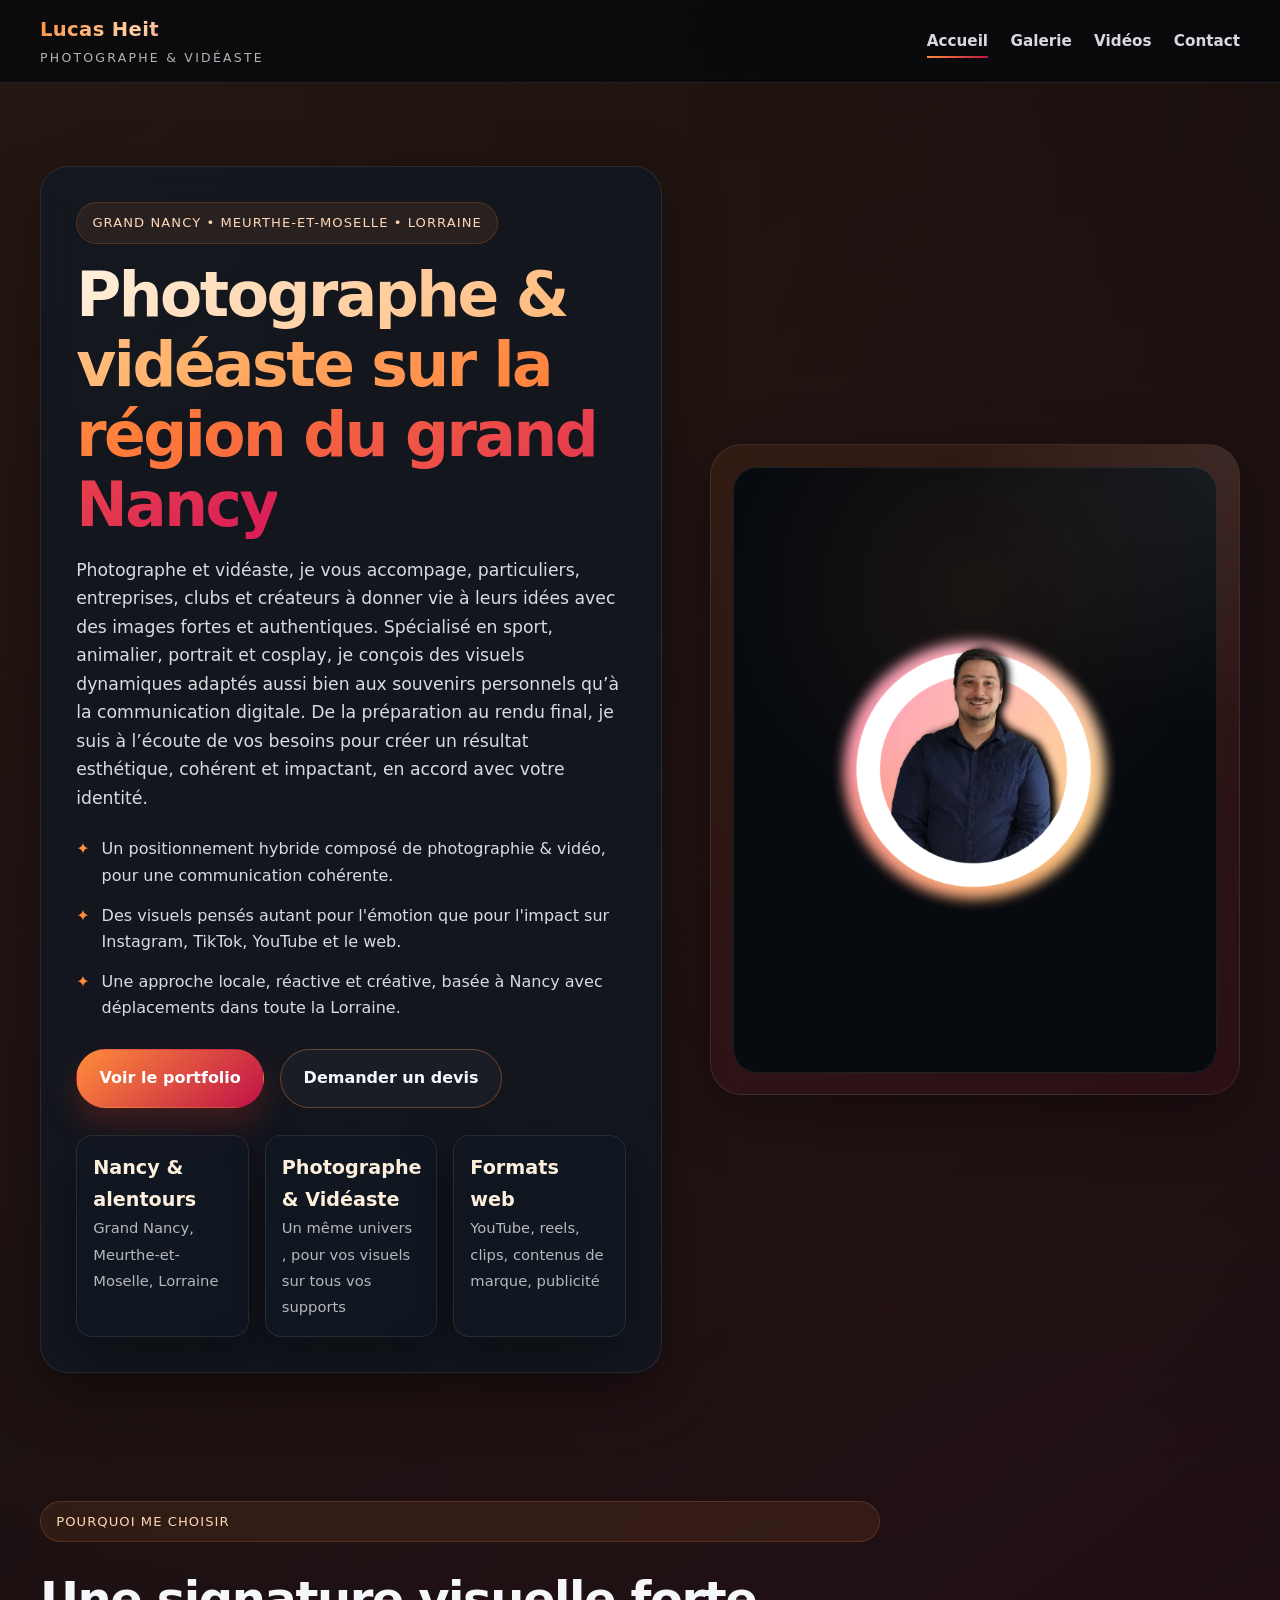
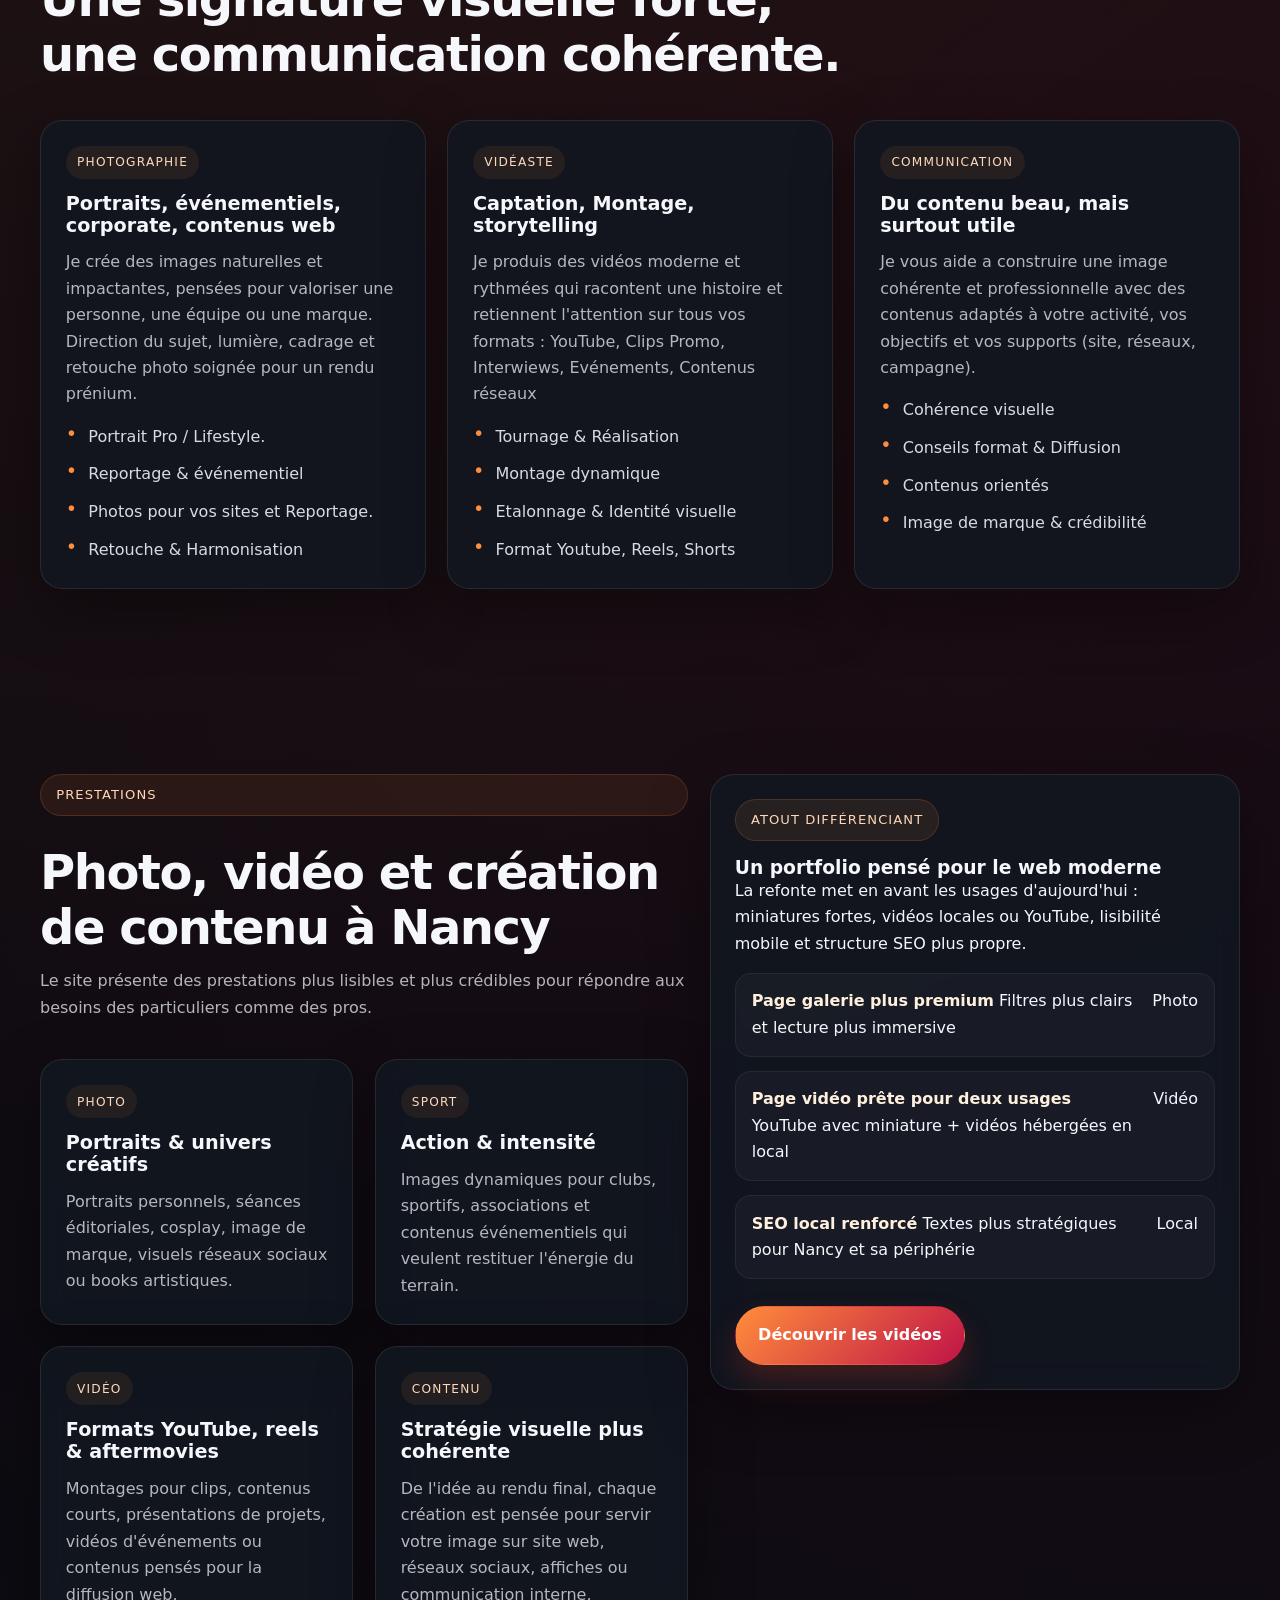
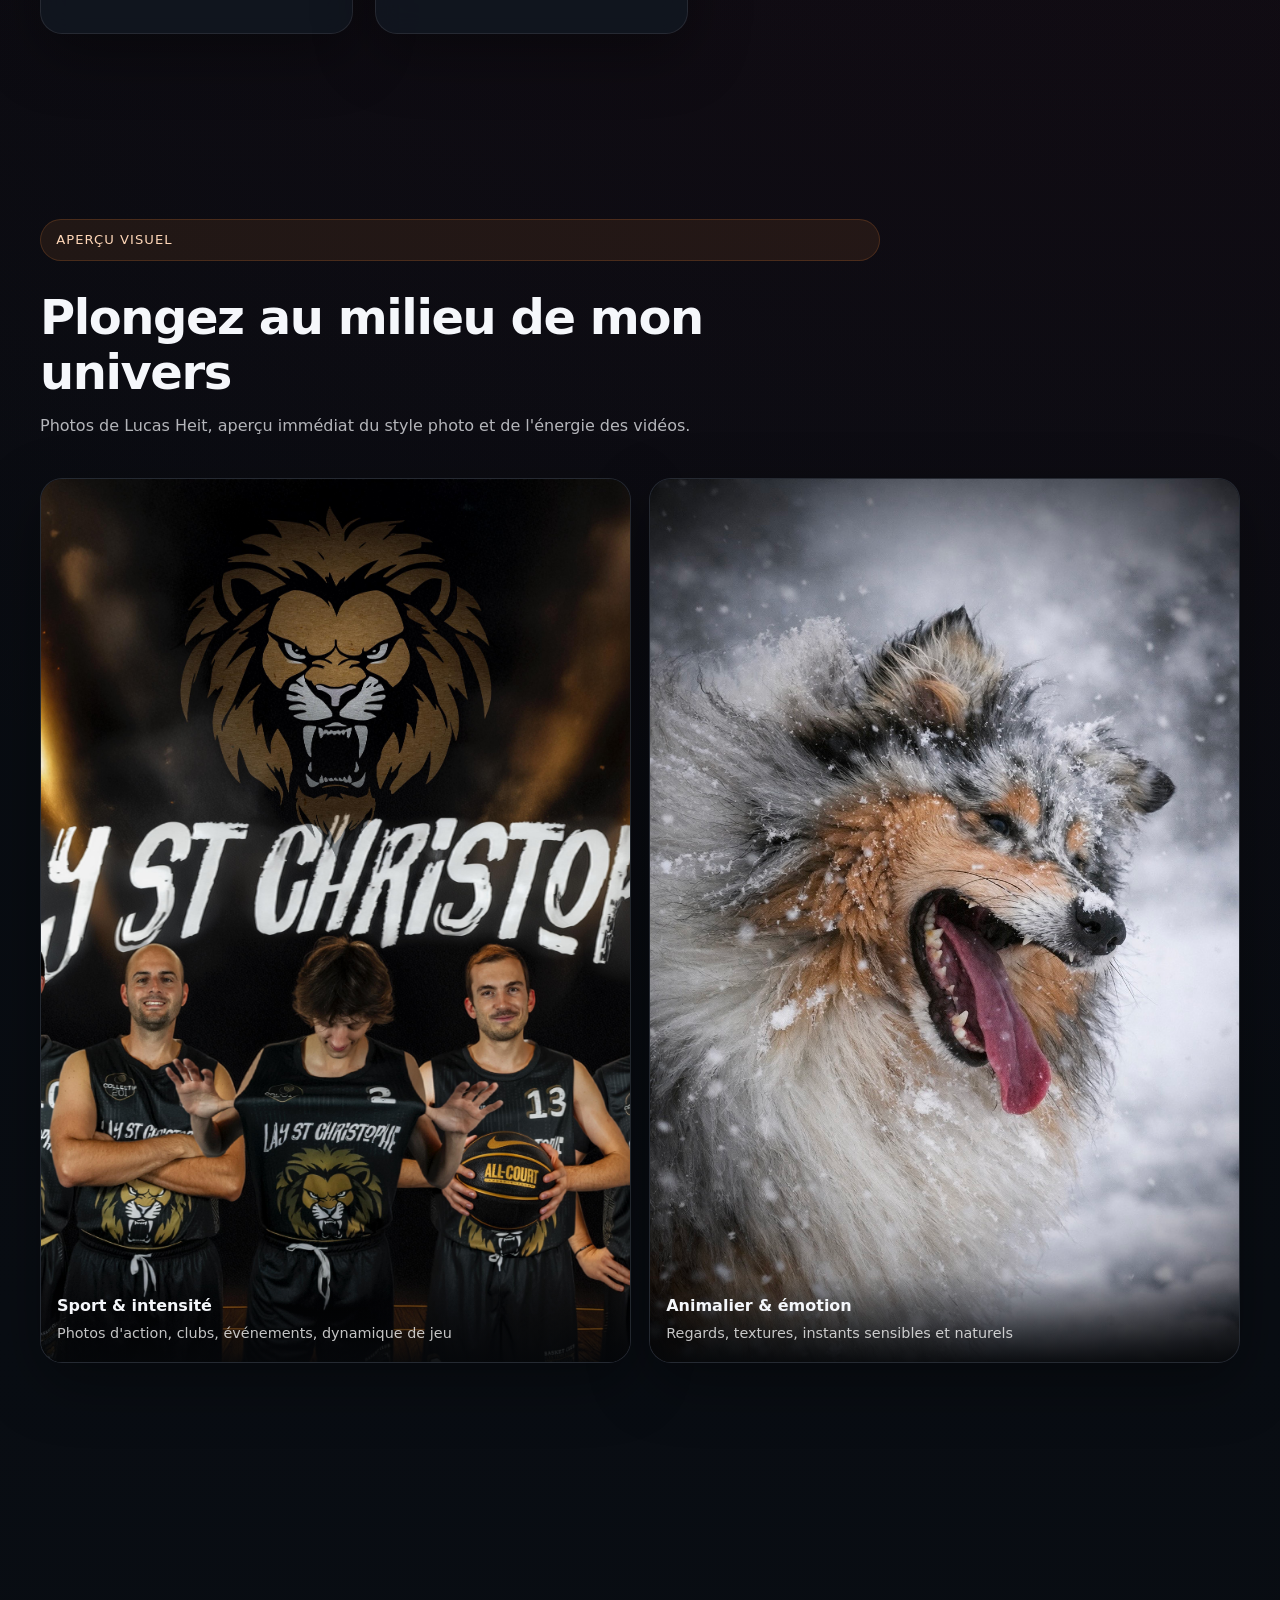
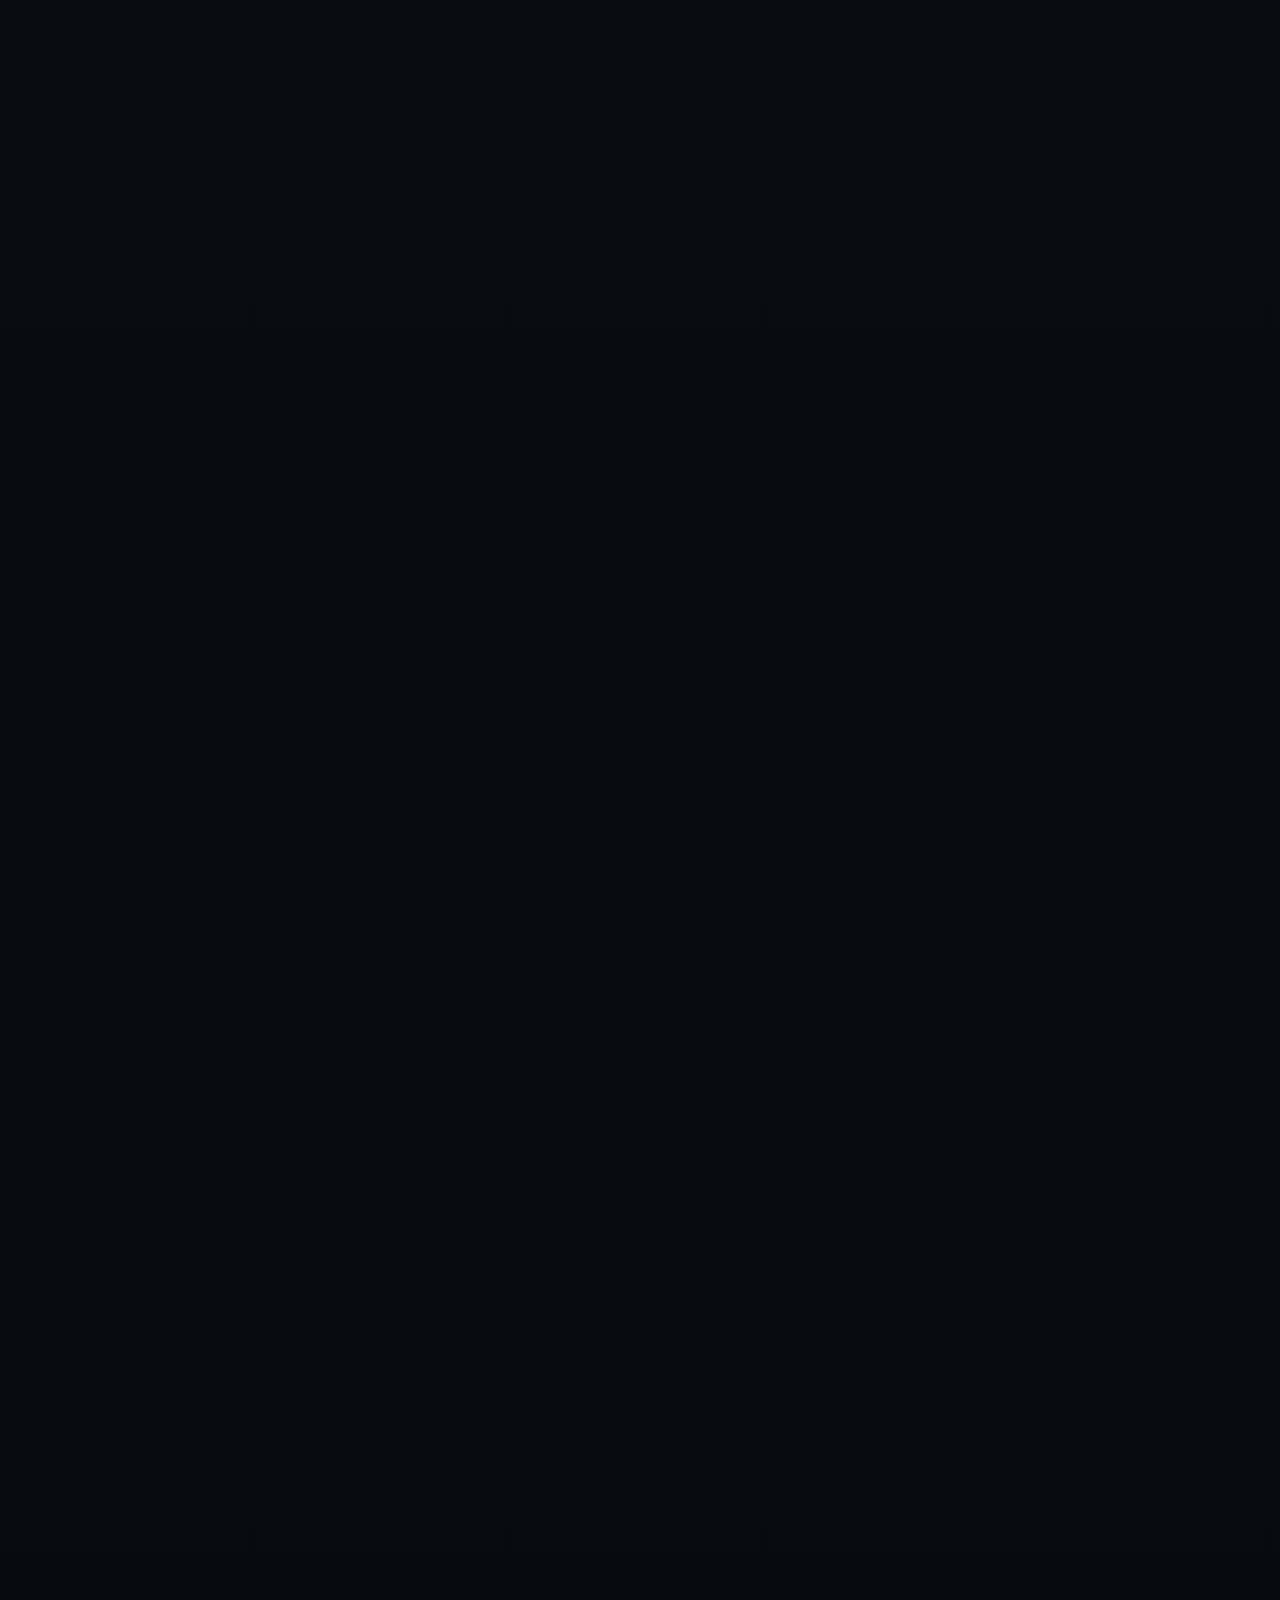
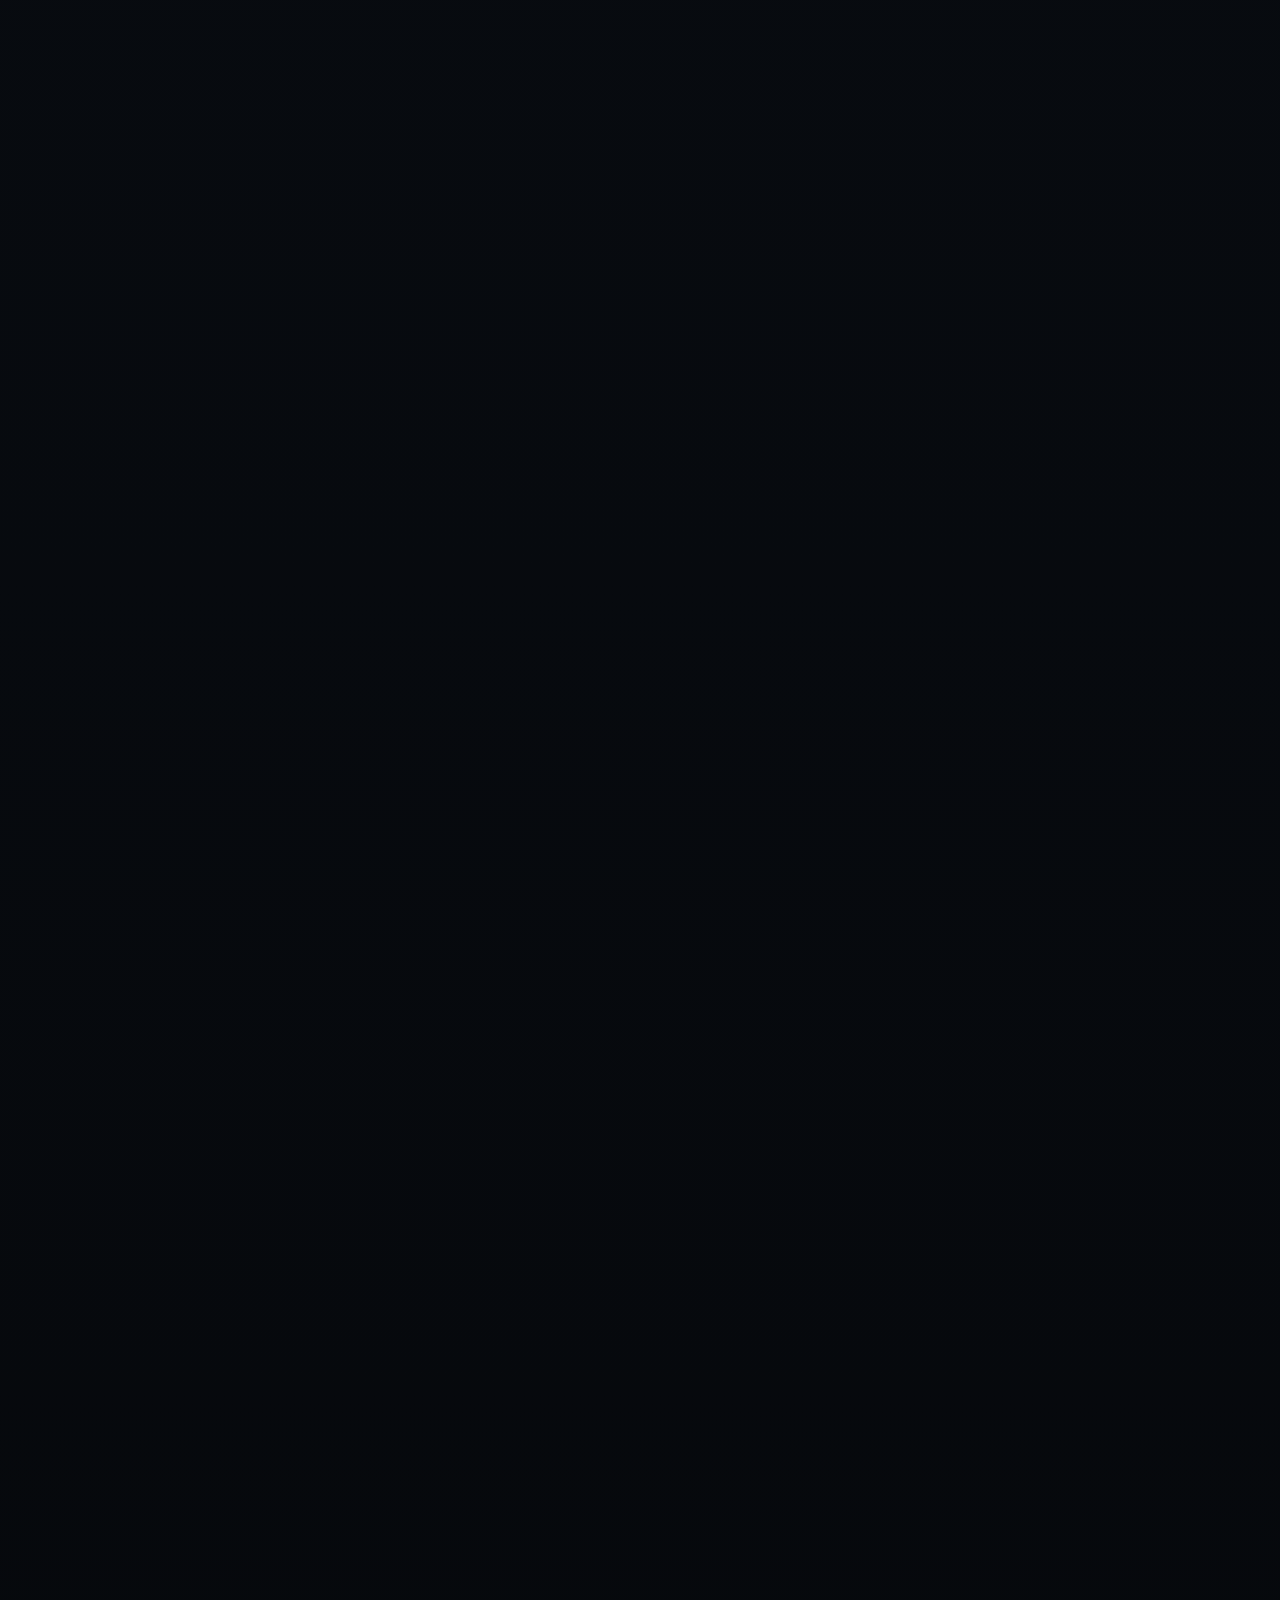
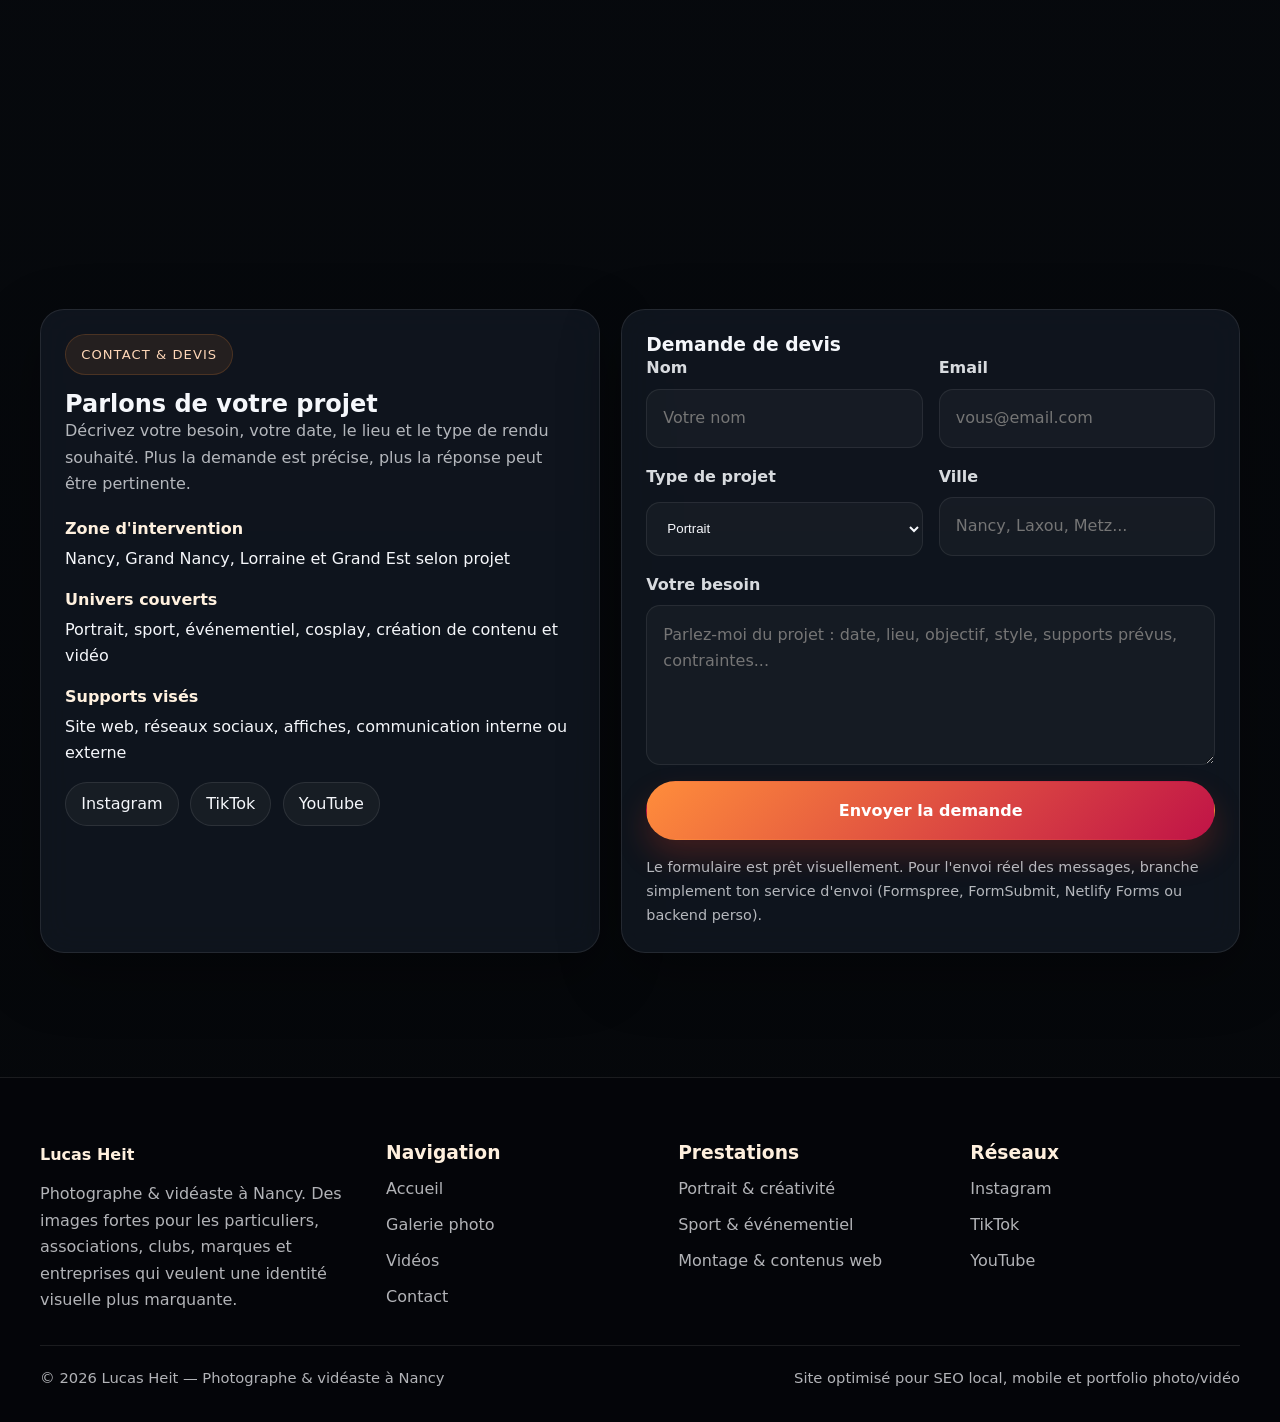
<file: index.html>
<!DOCTYPE html>
<html lang="fr">
<head>
    <meta charset="UTF-8">
    <meta name="viewport" content="width=device-width, initial-scale=1.0">
    <title>Photographe & vidéaste à Nancy | Lucas Heit</title>
    <meta name="description" content="Lucas Heit, photographe et vidéaste à Nancy. Sport, portraits, cosplay, événements et création de contenu photo/vidéo pour particuliers, marques, associations et entreprises en Lorraine.">
    <meta name="robots" content="index,follow">
    <meta name="theme-color" content="#090d13">
    <meta property="og:type" content="website">
    <meta property="og:locale" content="fr_FR">
    <meta property="og:title" content="Lucas Heit | Photographe & vidéaste à Nancy">
    <meta property="og:description" content="Un univers photo et vidéo premium à Nancy pour créer des images fortes, modernes et mémorables.">
    <meta property="og:image" content="images/présentation.jfif">
    <meta name="twitter:card" content="summary_large_image">
    <meta name="twitter:title" content="Lucas Heit | Photographe & vidéaste à Nancy">
    <meta name="twitter:description" content="Sport, portrait, événementiel, cosplay et création de contenu visuel à Nancy et en Lorraine.">
    <meta name="twitter:image" content="images/présentation.jfif">
    <link rel="stylesheet" href="style.css">
    <script type="application/ld+json">
    {
      "@context": "https://schema.org",
      "@type": "ProfessionalService",
      "name": "Lucas Heit",
      "description": "Photographe et vidéaste à Nancy pour portraits, sport, cosplay, événementiel et création de contenu photo/vidéo.",
      "areaServed": [
        "Nancy",
        "Vandœuvre-lès-Nancy",
        "Laxou",
        "Villers-lès-Nancy",
        "Tomblaine",
        "Lorraine",
        "Grand Est"
        "Meurthe-et-Moselle"
      ],
      "address": {
        "@type": "PostalAddress",
        "addressLocality": "Nancy",
        "postalCode": "54000",
        "addressRegion": "Grand Est",
        "addressCountry": "FR"
      },
      "sameAs": [
        "https://www.instagram.com/luluetyaya_officiel/",
        "https://www.tiktok.com/@luluetyaya_officiel",
        "https://www.youtube.com/@LuluEtYaya"
      ],
      "knowsAbout": [
        "Photographie sportive",
        "Portrait",
        "Cosplay",
        "Montage vidéo",
        "Création de contenu",
        "Événementiel"
      ]
    }
    </script>
    <script type="application/ld+json">
    {
      "@context": "https://schema.org",
      "@type": "FAQPage",
      "mainEntity": [
        {
          "@type": "Question",
          "name": "Intervenez-vous uniquement à Nancy ?",
          "acceptedAnswer": {
            "@type": "Answer",
            "text": "Non. Lucas Heit est basé à Nancy et se déplace dans le Grand Nancy, en Meurthe-et-Moselle, en Lorraine et plus largement dans le Grand Est selon le projet."
          }
        },
        {
          "@type": "Question",
          "name": "Quels types de prestations proposez-vous ?",
          "acceptedAnswer": {
            "@type": "Answer",
            "text": "Le studio couvre la photo sportive, le portrait, le cosplay, l'événementiel, la vidéo, les formats courts pour réseaux sociaux et la création de contenu sur mesure."
          }
        },
        {
          "@type": "Question",
          "name": "Peut-on réserver une prestation photo et vidéo ?",
          "acceptedAnswer": {
            "@type": "Answer",
            "text": "Oui. L'un des points forts du positionnement est justement de pouvoir proposer un accompagnement photo et vidéo cohérent pour une communication plus forte sur le web, les réseaux sociaux et les supports imprimés."
          }
        },
        {
          "@type": "Question",
          "name": "Le site permet-il d'ajouter des vidéos YouTube et des vidéos locales ?",
          "acceptedAnswer": {
            "@type": "Answer",
            "text": "Oui. La page vidéo a été pensée pour afficher des miniatures YouTube et lancer aussi des vidéos hébergées en local via un lecteur intégré."
          }
        }
      ]
    }
    </script>
</head>
<body>
    <a class="skip-link" href="#contenu">Aller au contenu</a>

    <header class="site-header">
        <div class="container header-inner">
            <a href="index.html" class="brand" aria-label="Accueil Lucas Heit">
                <strong>Lucas Heit</strong>
                <span>Photographe & Vidéaste</span>
            </a>

            <button class="nav-toggle" type="button" aria-label="Ouvrir le menu" aria-expanded="false" data-nav-toggle>
                ☰
            </button>

            <nav class="main-nav" aria-label="Navigation principale" data-nav>
                <ul>
                    <li><a href="index.html" aria-current="page">Accueil</a></li>
                    <li><a href="galerie.html">Galerie</a></li>
                    <li><a href="videos.html">Vidéos</a></li>
                    <li><a href="#contact">Contact</a></li>
                </ul>
            </nav>
        </div>
    </header>

    <main id="contenu">
        <section class="hero">
            <div class="container hero-grid">
                <div class="hero-copy reveal">
                    <span class="eyebrow">Grand Nancy • Meurthe-et-Moselle • Lorraine</span>
                    <h1><span class="gradient-text">Photographe & vidéaste sur la région du grand Nancy</span></h1>
                    <p class="lead">Photographe et vidéaste, je vous accompage, particuliers, entreprises, clubs et créateurs à donner vie à leurs idées avec des images fortes et authentiques.
                        Spécialisé en sport, animalier, portrait et cosplay, je conçois des visuels dynamiques adaptés aussi bien aux souvenirs personnels qu’à la communication digitale. 
                        De la préparation au rendu final, je suis à l’écoute de vos besoins pour créer un résultat esthétique, cohérent et impactant, en accord avec votre identité.</p>

                    <ul class="hero-points">
                        <li>Un positionnement hybride composé de photographie & vidéo, pour une communication cohérente.</li>
                        <li>Des visuels pensés autant pour l'émotion que pour l'impact sur Instagram, TikTok, YouTube et le web.</li>
                        <li>Une approche locale, réactive et créative, basée à Nancy avec déplacements dans toute la Lorraine.</li>
                    </ul>

                    <div class="button-row">
                        <a class="btn btn-primary" href="galerie.html">Voir le portfolio</a>
                        <a class="btn btn-secondary" href="#contact">Demander un devis</a>
                    </div>

                    <div class="trust-row">
                        <div class="metric">
                            <strong>Nancy & alentours</strong>
                            <span>Grand Nancy, Meurthe-et-Moselle, Lorraine</span>
                        </div>
                        <div class="metric">
                            <strong>Photographe & Vidéaste</strong>
                            <span>Un même univers , pour vos visuels sur tous vos supports</span>
                        </div>
                        <div class="metric">
                            <strong>Formats web</strong>
                            <span>YouTube, reels, clips, contenus de marque, publicité</span>
                        </div>
                    </div>
                </div>

                <div class="hero-visual reveal">
                    <img src="images/presentation.png" alt="Lucas Heit, photographe et vidéaste basé à Nancy" loading="eager">
                </div>
            </div>
        </section>

        <section class="section section-tight">
            <div class="container">
                <div class="section-head reveal">
                    <span class="eyebrow">Pourquoi me choisir</span>
                    <h2>Une signature visuelle forte, une communication cohérente.</h2>
                </div>

                <div class="grid-3">
                    <article class="card reveal">
                        <span class="kicker">Photographie</span>
                        <h3>Portraits, événementiels, corporate, contenus web</h3>
                        <p>Je crée des images naturelles et impactantes, pensées pour valoriser une personne, une équipe ou une marque. 
                           Direction du sujet, lumière, cadrage et retouche photo soignée pour un rendu prénium.</p>
                        <ul class="icon-bullet">
                            <li>Portrait Pro / Lifestyle.</li>
                            <li>Reportage & événementiel</li>
                            <li>Photos pour vos sites et Reportage.</li>
                            <li>Retouche & Harmonisation</li>
                        </ul>
                    </article>

                    <article class="card reveal">
                        <span class="kicker">Vidéaste</span>
                        <h3>Captation, Montage, storytelling</h3>
                        <p>Je produis des vidéos moderne et rythmées qui racontent une histoire et retiennent l'attention sur tous vos formats : YouTube, Clips Promo, Interwiews, Evénements, Contenus réseaux</p>
                        <ul class="icon-bullet">
                            <li>Tournage & Réalisation</li>
                            <li>Montage dynamique</li>
                            <li>Etalonnage & Identité visuelle</li>
                            <li>Format Youtube, Reels, Shorts</li>
                        </ul>
                    </article>

                    <article class="card reveal">
                        <span class="kicker">communication</span>
                        <h3>Du contenu beau, mais surtout utile</h3>
                        <p>Je vous aide a construire une image cohérente et professionnelle avec des contenus adaptés à votre activité, vos objectifs et vos supports (site, réseaux, campagne).</p>
                        <ul class="icon-bullet">
                            <li>Cohérence visuelle</li>
                            <li>Conseils format & Diffusion</li>
                            <li>Contenus orientés</li>
                            <li>Image de marque & crédibilité</li>
                        </ul>
                    </article>
                </div>
            </div>
        </section>

        <section class="section">
            <div class="container showcase-grid">
                <div>
                    <div class="section-head reveal">
                        <span class="eyebrow">Prestations</span>
                        <h2>Photo, vidéo et création de contenu à Nancy</h2>
                        <p>Le site présente des prestations plus lisibles et plus crédibles pour répondre aux besoins des particuliers comme des pros.</p>
                    </div>

                    <div class="grid-2">
                        <article class="card reveal">
                            <span class="kicker">Photo</span>
                            <h3>Portraits & univers créatifs</h3>
                            <p>Portraits personnels, séances éditoriales, cosplay, image de marque, visuels réseaux sociaux ou books artistiques.</p>
                        </article>

                        <article class="card reveal">
                            <span class="kicker">Sport</span>
                            <h3>Action & intensité</h3>
                            <p>Images dynamiques pour clubs, sportifs, associations et contenus événementiels qui veulent restituer l'énergie du terrain.</p>
                        </article>

                        <article class="card reveal">
                            <span class="kicker">Vidéo</span>
                            <h3>Formats YouTube, reels & aftermovies</h3>
                            <p>Montages pour clips, contenus courts, présentations de projets, vidéos d'événements ou contenus pensés pour la diffusion web.</p>
                        </article>

                        <article class="card reveal">
                            <span class="kicker">Contenu</span>
                            <h3>Stratégie visuelle plus cohérente</h3>
                            <p>De l'idée au rendu final, chaque création est pensée pour servir votre image sur site web, réseaux sociaux, affiches ou communication interne.</p>
                        </article>
                    </div>
                </div>

                <aside class="video-showcase reveal">
                    <span class="eyebrow">Atout différenciant</span>
                    <h3>Un portfolio pensé pour le web moderne</h3>
                    <p>La refonte met en avant les usages d'aujourd'hui : miniatures fortes, vidéos locales ou YouTube, lisibilité mobile et structure SEO plus propre.</p>
                    <ul>
                        <li>
                            <div>
                                <strong>Page galerie plus premium</strong>
                                <span>Filtres plus clairs et lecture plus immersive</span>
                            </div>
                            <span>Photo</span>
                        </li>
                        <li>
                            <div>
                                <strong>Page vidéo prête pour deux usages</strong>
                                <span>YouTube avec miniature + vidéos hébergées en local</span>
                            </div>
                            <span>Vidéo</span>
                        </li>
                        <li>
                            <div>
                                <strong>SEO local renforcé</strong>
                                <span>Textes plus stratégiques pour Nancy et sa périphérie</span>
                            </div>
                            <span>Local</span>
                        </li>
                    </ul>
                    <div class="inline-actions">
                        <a class="btn btn-primary" href="videos.html">Découvrir les vidéos</a>
                    </div>
                </aside>
            </div>
        </section>

        <section class="section">
            <div class="container">
                <div class="section-head reveal">
                    <span class="eyebrow">Aperçu visuel</span>
                    <h2>Plongez au milieu de mon univers</h2>
                    <p>Photos de Lucas Heit, aperçu immédiat du style photo et de l'énergie des vidéos.</p>
                </div>

                <div class="gallery-preview">
                    <figure class="gallery-card reveal">
                        <img src="images/bclsc.JPG" alt="Photographie sportive de basketball à Nancy" loading="lazy">
                        <figcaption>
                            <strong>Sport & intensité</strong>
                            <span>Photos d'action, clubs, événements, dynamique de jeu</span>
                        </figcaption>
                    </figure>

                    <figure class="gallery-card reveal">
                        <img src="images/chien.jpg" alt="Photographie animalière professionnelle" loading="lazy">
                        <figcaption>
                            <strong>Animalier & émotion</strong>
                            <span>Regards, textures, instants sensibles et naturels</span>
                        </figcaption>
                    </figure>

                    <figure class="gallery-card reveal">
                        <img src="images/bclsc2.PNG" alt="Portrait sportif sur terrain de basketball" loading="lazy">
                        <figcaption>
                            <strong>Portrait & identité</strong>
                            <span>Visuels personnels, créatifs ou professionnels</span>
                        </figcaption>
                    </figure>

                    <figure class="gallery-card reveal">
                        <img src="images/quiferalemeilleurshooting.jpg" alt="Miniature d'une vidéo YouTube réalisée par Lucas Heit" loading="lazy">
                        <figcaption>
                            <strong>Vidéo & storytelling</strong>
                            <span>Clips, formats sociaux, coulisses, montages YouTube</span>
                        </figcaption>
                    </figure>
                </div>

                <div class="button-row reveal">
                    <a class="btn btn-secondary" href="galerie.html">Voir la galerie complète</a>
                    <a class="btn btn-ghost" href="videos.html">Voir les réalisations vidéo</a>
                </div>
            </div>
        </section>

        <section class="section">
            <div class="container">
                <div class="section-head reveal">
                    <span class="eyebrow">Méthode</span>
                    <h2>Une façon de travailler simple, claire et professionnelle</h2>
                    <p>Le site explique mieux le parcours client pour rassurer dès le premier contact et augmenter les demandes de devis.</p>
                </div>

                <div class="process-grid">
                    <article class="process-card reveal">
                        <div class="step-number">1</div>
                        <h3>Échange</h3>
                        <p>On clarifie votre besoin, votre univers, vos supports de diffusion et le rendu que vous souhaitez obtenir.</p>
                    </article>
                    <article class="process-card reveal">
                        <div class="step-number">2</div>
                        <h3>Préparation</h3>
                        <p>Repérage, intentions visuelles, format des livrables, plan de tournage ou préparation de séance.</p>
                    </article>
                    <article class="process-card reveal">
                        <div class="step-number">3</div>
                        <h3>Production</h3>
                        <p>Captation photo et/ou vidéo avec une attention forte sur l'esthétique, le rythme et l'authenticité.</p>
                    </article>
                    <article class="process-card reveal">
                        <div class="step-number">4</div>
                        <h3>Livraison</h3>
                        <p>Des contenus prêts à publier et adaptés à votre site, vos réseaux sociaux ou vos supports de communication.</p>
                    </article>
                </div>
            </div>
        </section>

        <section class="section">
            <div class="container local-grid">
                <div class="local-card reveal">
                    <span class="eyebrow">Ancrage local</span>
                    <h2>Basé à Nancy, disponible dans tout le Grand Nancy</h2>
                    <p>Ce positionnement local aide à mieux ressortir sur les recherches pertinentes tout en conservant une portée régionale pour les projets plus ambitieux.</p>
                    <div class="area-list">
                        <span>Nancy</span>
                        <span>Villers-lès-Nancy</span>
                        <span>Vandœuvre-lès-Nancy</span>
                        <span>Laxou</span>
                        <span>Tomblaine</span>
                        <span>Essey-lès-Nancy</span>
                        <span>Jarville-la-Malgrange</span>
                        <span>Meurthe-et-Moselle</span>
                        <span>Lorraine</span>
                    </div>
                </div>

                <div class="panel reveal">
                    <span class="eyebrow">Pour qui</span>
                    <h3>Des contenus adaptés à plusieurs profils</h3>
                    <ul class="icon-bullet">
                        <li>Particuliers qui veulent un portrait fort et actuel</li>
                        <li>Associations et clubs qui veulent valoriser leur activité</li>
                        <li>Marques et créateurs qui ont besoin de contenus réguliers</li>
                        <li>Entreprises souhaitant moderniser leur image</li>
                    </ul>
                </div>
            </div>
        </section>

        <section class="section">
            <div class="container panel-grid">
                <article class="quote-card reveal">
                    <span class="eyebrow">Intention de marque</span>
                    <h3>Ce que doit raconter le site</h3>
                    <p>Lucas Heit n'est pas seulement un photographe ou un monteur : c'est un créateur d'images capable de faire monter le niveau de perception d'un projet, d'une personne ou d'une marque.</p>
                </article>

                <article class="quote-card reveal">
                    <span class="eyebrow">Message commercial</span>
                    <h3>Ce que doit ressentir le visiteur</h3>
                    <p>“Le rendu est pro, moderne, local, différenciant — j'ai envie de lui confier mon image.” C'est exactement la sensation recherchée avec cette refonte.</p>
                </article>
            </div>
        </section>

        <section class="section">
            <div class="container">
                <div class="section-head reveal">
                    <span class="eyebrow">Questions fréquentes</span>
                    <h2>Les réponses qui rassurent avant de contacter</h2>
                    <p>La FAQ améliore l'expérience utilisateur, enrichit le contenu sémantique et aide aussi le référencement sur des requêtes plus précises.</p>
                </div>

                <div class="faq-list reveal">
                    <article class="faq-item open">
                        <button class="faq-question" type="button" aria-expanded="true">
                            <span>Intervenez-vous uniquement à Nancy ?</span>
                            <span>+</span>
                        </button>
                        <div class="faq-answer">
                            <p>Non. Basé à Nancy, Lucas Heit intervient dans le Grand Nancy, en Meurthe-et-Moselle, partout en Lorraine et peut se déplacer selon la nature du projet.</p>
                        </div>
                    </article>

                    <article class="faq-item">
                        <button class="faq-question" type="button" aria-expanded="false">
                            <span>Peut-on réserver un accompagnement photo et vidéo ?</span>
                            <span>+</span>
                        </button>
                        <div class="faq-answer">
                            <p>Oui. C'est même l'un des grands points forts du site : proposer une direction visuelle cohérente entre vos photos, vos vidéos et vos supports de communication.</p>
                        </div>
                    </article>

                    <article class="faq-item">
                        <button class="faq-question" type="button" aria-expanded="false">
                            <span>Quels types de projets sont couverts ?</span>
                            <span>+</span>
                        </button>
                        <div class="faq-answer">
                            <p>Portrait, sport, animalier, cosplay, événementiel, création de contenu social media, clips et montages vidéo pour YouTube ou communication digitale.</p>
                        </div>
                    </article>

                    <article class="faq-item">
                        <button class="faq-question" type="button" aria-expanded="false">
                            <span>Le site est-il prêt pour ajouter des vidéos YouTube et locales ?</span>
                            <span>+</span>
                        </button>
                        <div class="faq-answer">
                            <p>Oui. La nouvelle page vidéo gère les miniatures YouTube, l'ouverture en lecteur intégré et les vidéos MP4 hébergées directement sur le site.</p>
                        </div>
                    </article>
                </div>
            </div>
        </section>

        <section class="section" id="contact">
            <div class="container contact-grid">
                <article class="contact-panel reveal">
                    <span class="eyebrow">Contact & devis</span>
                    <h2>Parlons de votre projet</h2>
                    <p>Décrivez votre besoin, votre date, le lieu et le type de rendu souhaité. Plus la demande est précise, plus la réponse peut être pertinente.</p>
                    <ul class="contact-list">
                        <li>
                            <strong>Zone d'intervention</strong>
                            <span>Nancy, Grand Nancy, Lorraine et Grand Est selon projet</span>
                        </li>
                        <li>
                            <strong>Univers couverts</strong>
                            <span>Portrait, sport, événementiel, cosplay, création de contenu et vidéo</span>
                        </li>
                        <li>
                            <strong>Supports visés</strong>
                            <span>Site web, réseaux sociaux, affiches, communication interne ou externe</span>
                        </li>
                    </ul>

                    <div class="social-row">
                        <a href="https://www.instagram.com/luluetyaya_officiel/" target="_blank" rel="noopener noreferrer">Instagram</a>
                        <a href="https://www.tiktok.com/@luluetyaya_officiel" target="_blank" rel="noopener noreferrer">TikTok</a>
                        <a href="https://www.youtube.com/@LuluEtYaya" target="_blank" rel="noopener noreferrer">YouTube</a>
                    </div>
                </article>

                <article class="contact-panel reveal">
                    <h3>Demande de devis</h3>
                    <form class="form-grid" action="Merci.html" method="get">
                        <div class="form-row">
                            <div class="form-group">
                                <label for="nom">Nom</label>
                                <input id="nom" name="nom" type="text" placeholder="Votre nom" required>
                            </div>
                            <div class="form-group">
                                <label for="email">Email</label>
                                <input id="email" name="email" type="email" placeholder="vous@email.com" required>
                            </div>
                        </div>

                        <div class="form-row">
                            <div class="form-group">
                                <label for="type-projet">Type de projet</label>
                                <select id="type-projet" name="type-projet">
                                    <option>Portrait</option>
                                    <option>Sport</option>
                                    <option>Événement</option>
                                    <option>Cosplay</option>
                                    <option>Vidéo / montage</option>
                                    <option>Création de contenu</option>
                                </select>
                            </div>
                            <div class="form-group">
                                <label for="ville">Ville</label>
                                <input id="ville" name="ville" type="text" placeholder="Nancy, Laxou, Metz...">
                            </div>
                        </div>

                        <div class="form-group">
                            <label for="message">Votre besoin</label>
                            <textarea id="message" name="message" placeholder="Parlez-moi du projet : date, lieu, objectif, style, supports prévus, contraintes..." required></textarea>
                        </div>

                        <button class="btn btn-primary" type="submit">Envoyer la demande</button>
                        <p class="form-note">Le formulaire est prêt visuellement. Pour l'envoi réel des messages, branche simplement ton service d'envoi (Formspree, FormSubmit, Netlify Forms ou backend perso).</p>
                    </form>
                </article>
            </div>
        </section>
    </main>

    <footer class="site-footer">
        <div class="container">
            <div class="footer-grid">
                <div class="footer-brand">
                    <strong>Lucas Heit</strong>
                    <p>Photographe & vidéaste à Nancy. Des images fortes pour les particuliers, associations, clubs, marques et entreprises qui veulent une identité visuelle plus marquante.</p>
                </div>

                <div class="footer-col">
                    <h3>Navigation</h3>
                    <ul>
                        <li><a href="index.html">Accueil</a></li>
                        <li><a href="galerie.html">Galerie photo</a></li>
                        <li><a href="videos.html">Vidéos</a></li>
                        <li><a href="#contact">Contact</a></li>
                    </ul>
                </div>

                <div class="footer-col">
                    <h3>Prestations</h3>
                    <ul>
                        <li><a href="galerie.html">Portrait & créativité</a></li>
                        <li><a href="galerie.html">Sport & événementiel</a></li>
                        <li><a href="videos.html">Montage & contenus web</a></li>
                    </ul>
                </div>

                <div class="footer-col">
                    <h3>Réseaux</h3>
                    <ul>
                        <li><a href="https://www.instagram.com/luluetyaya_officiel/" target="_blank" rel="noopener noreferrer">Instagram</a></li>
                        <li><a href="https://www.tiktok.com/@luluetyaya_officiel" target="_blank" rel="noopener noreferrer">TikTok</a></li>
                        <li><a href="https://www.youtube.com/@LuluEtYaya" target="_blank" rel="noopener noreferrer">YouTube</a></li>
                    </ul>
                </div>
            </div>

            <div class="footer-bottom">
                <span>© <span data-current-year></span> Lucas Heit — Photographe & vidéaste à Nancy</span>
                <span>Site optimisé pour SEO local, mobile et portfolio photo/vidéo</span>
            </div>
        </div>
    </footer>

    <script src="script.js"></script>
</body>
</html>
</file>
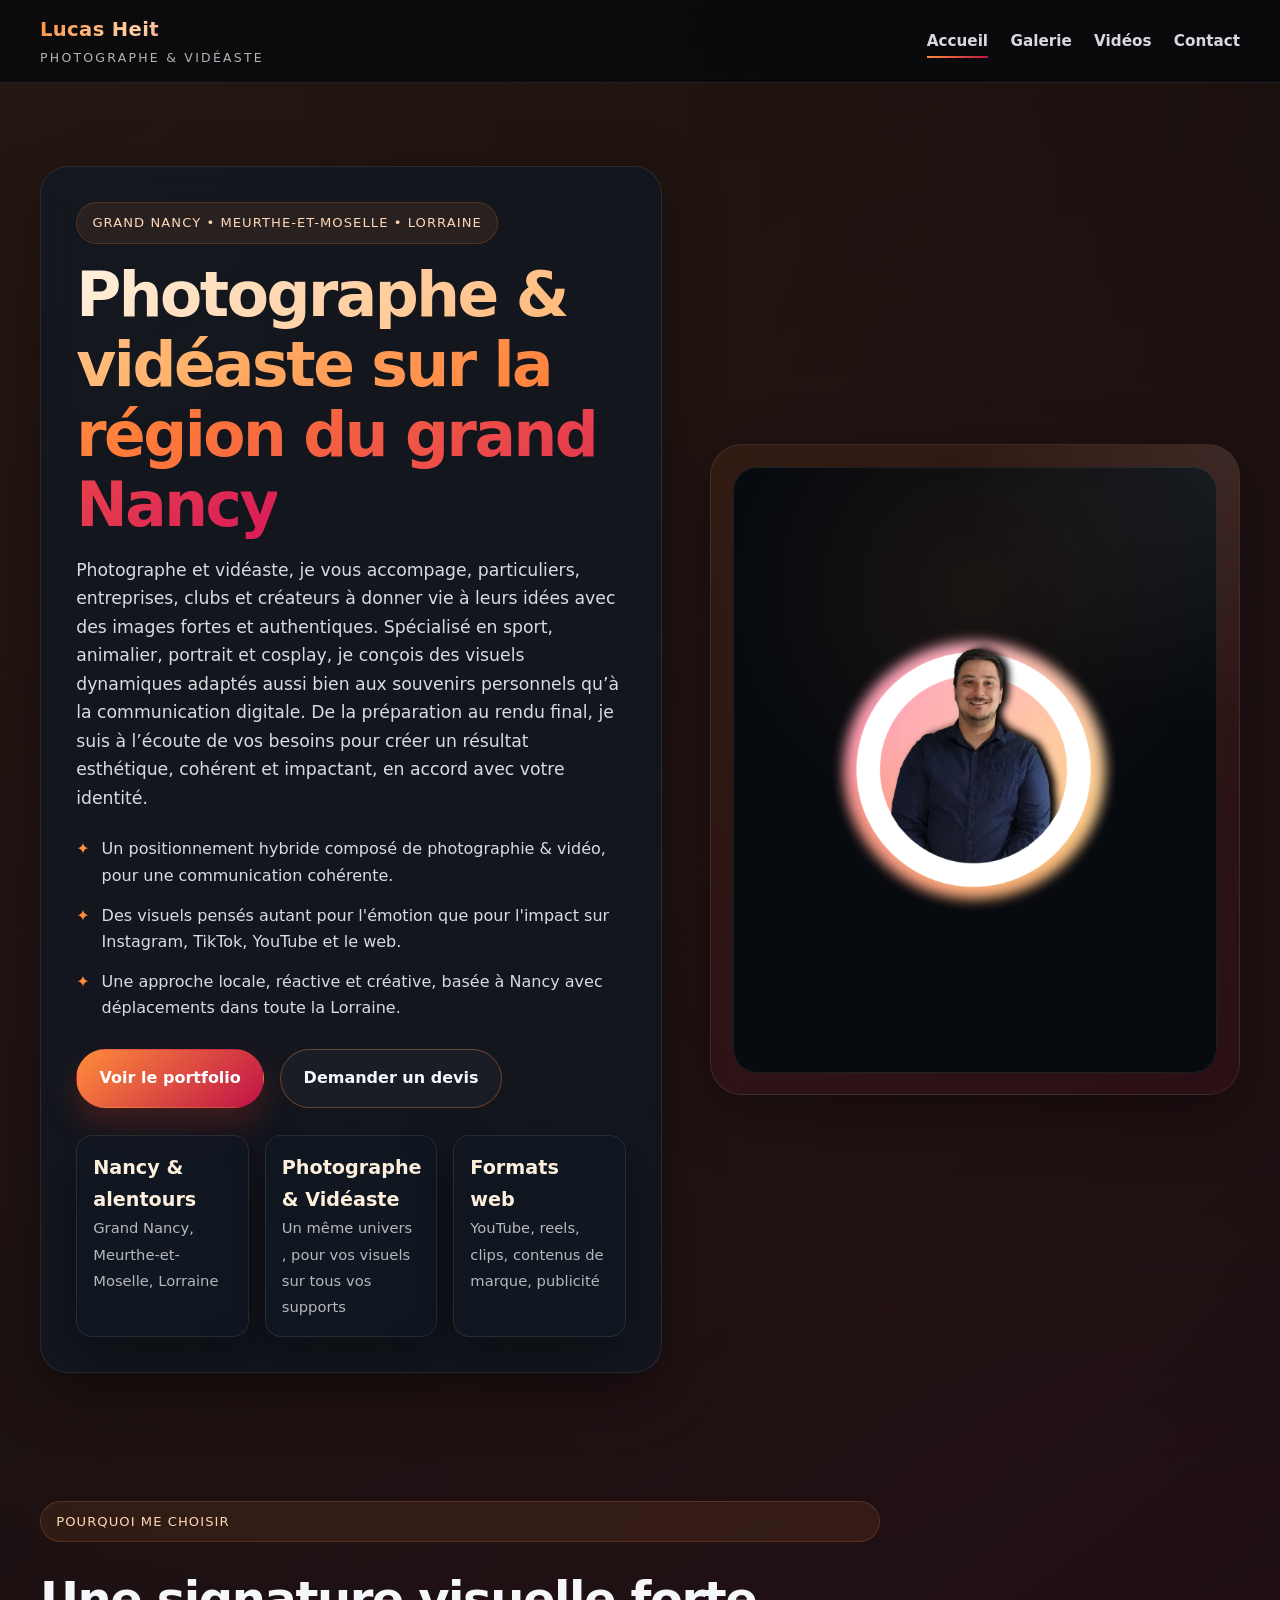
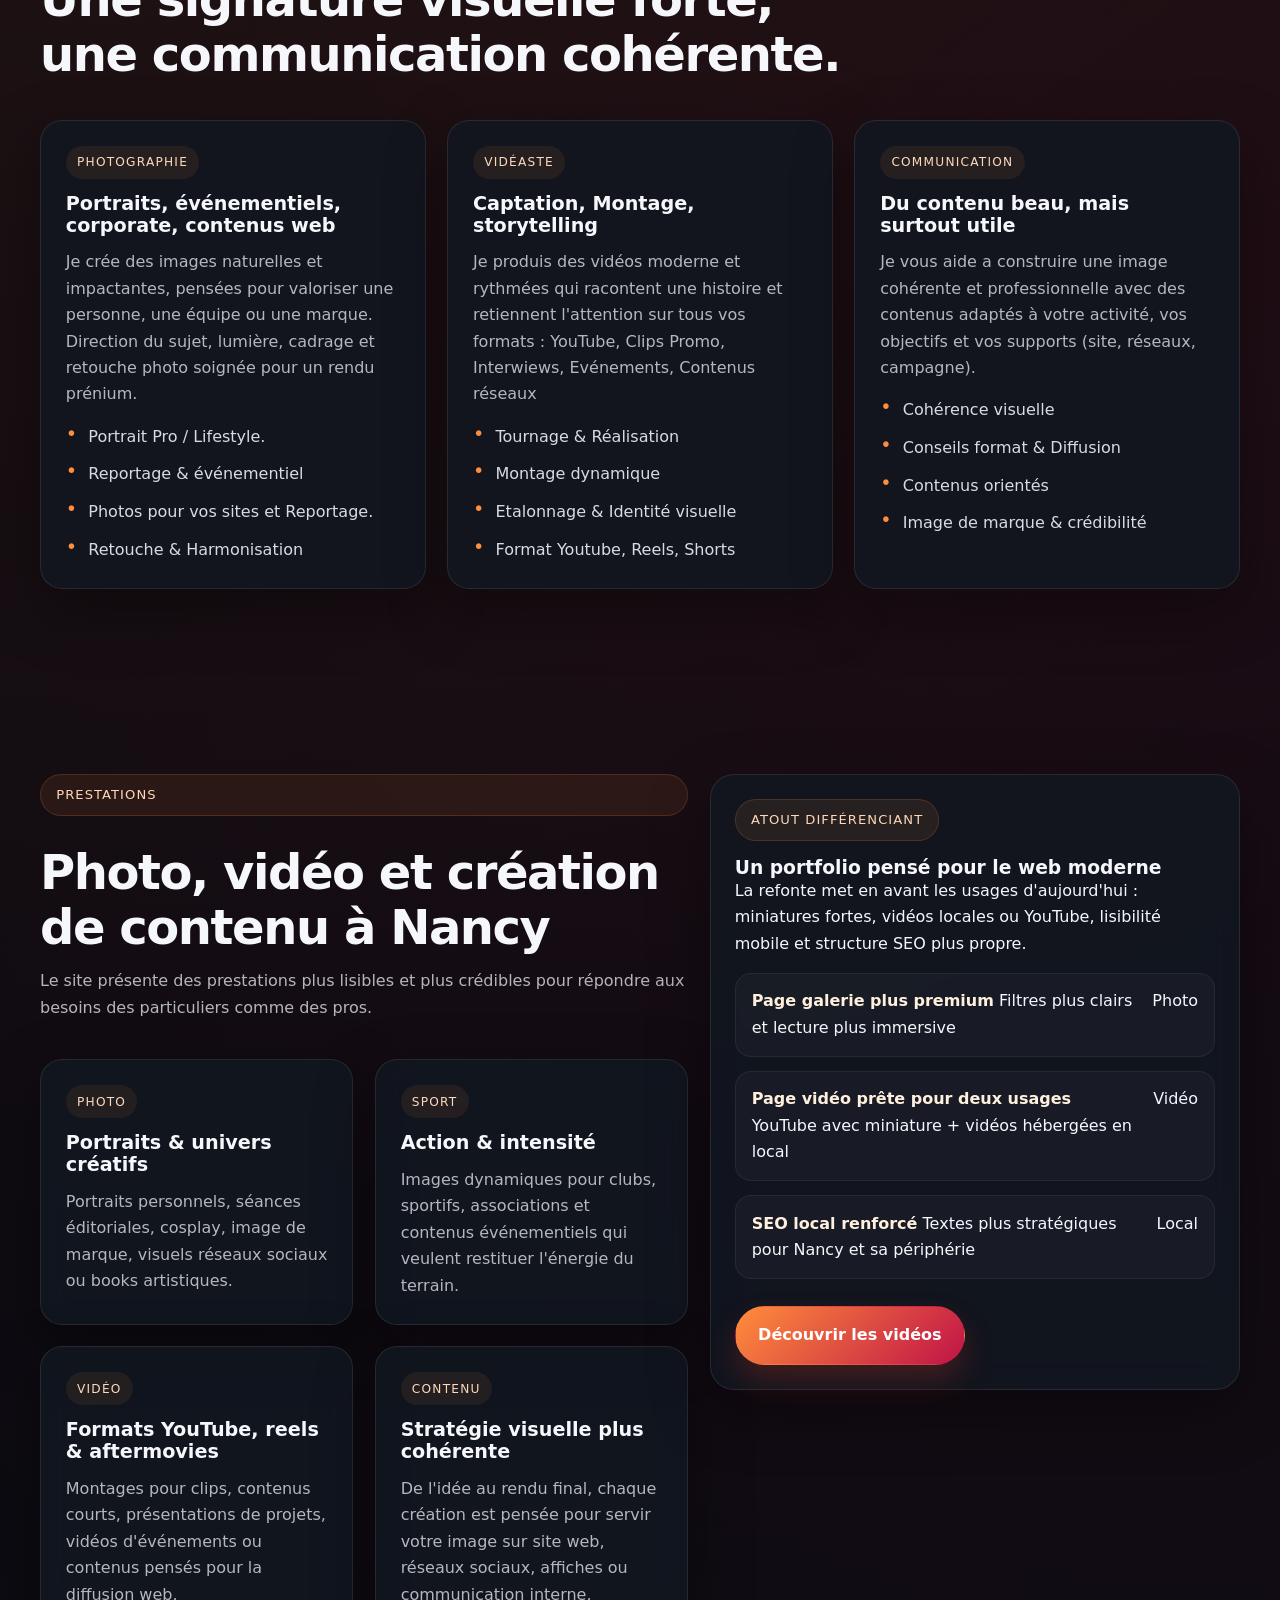
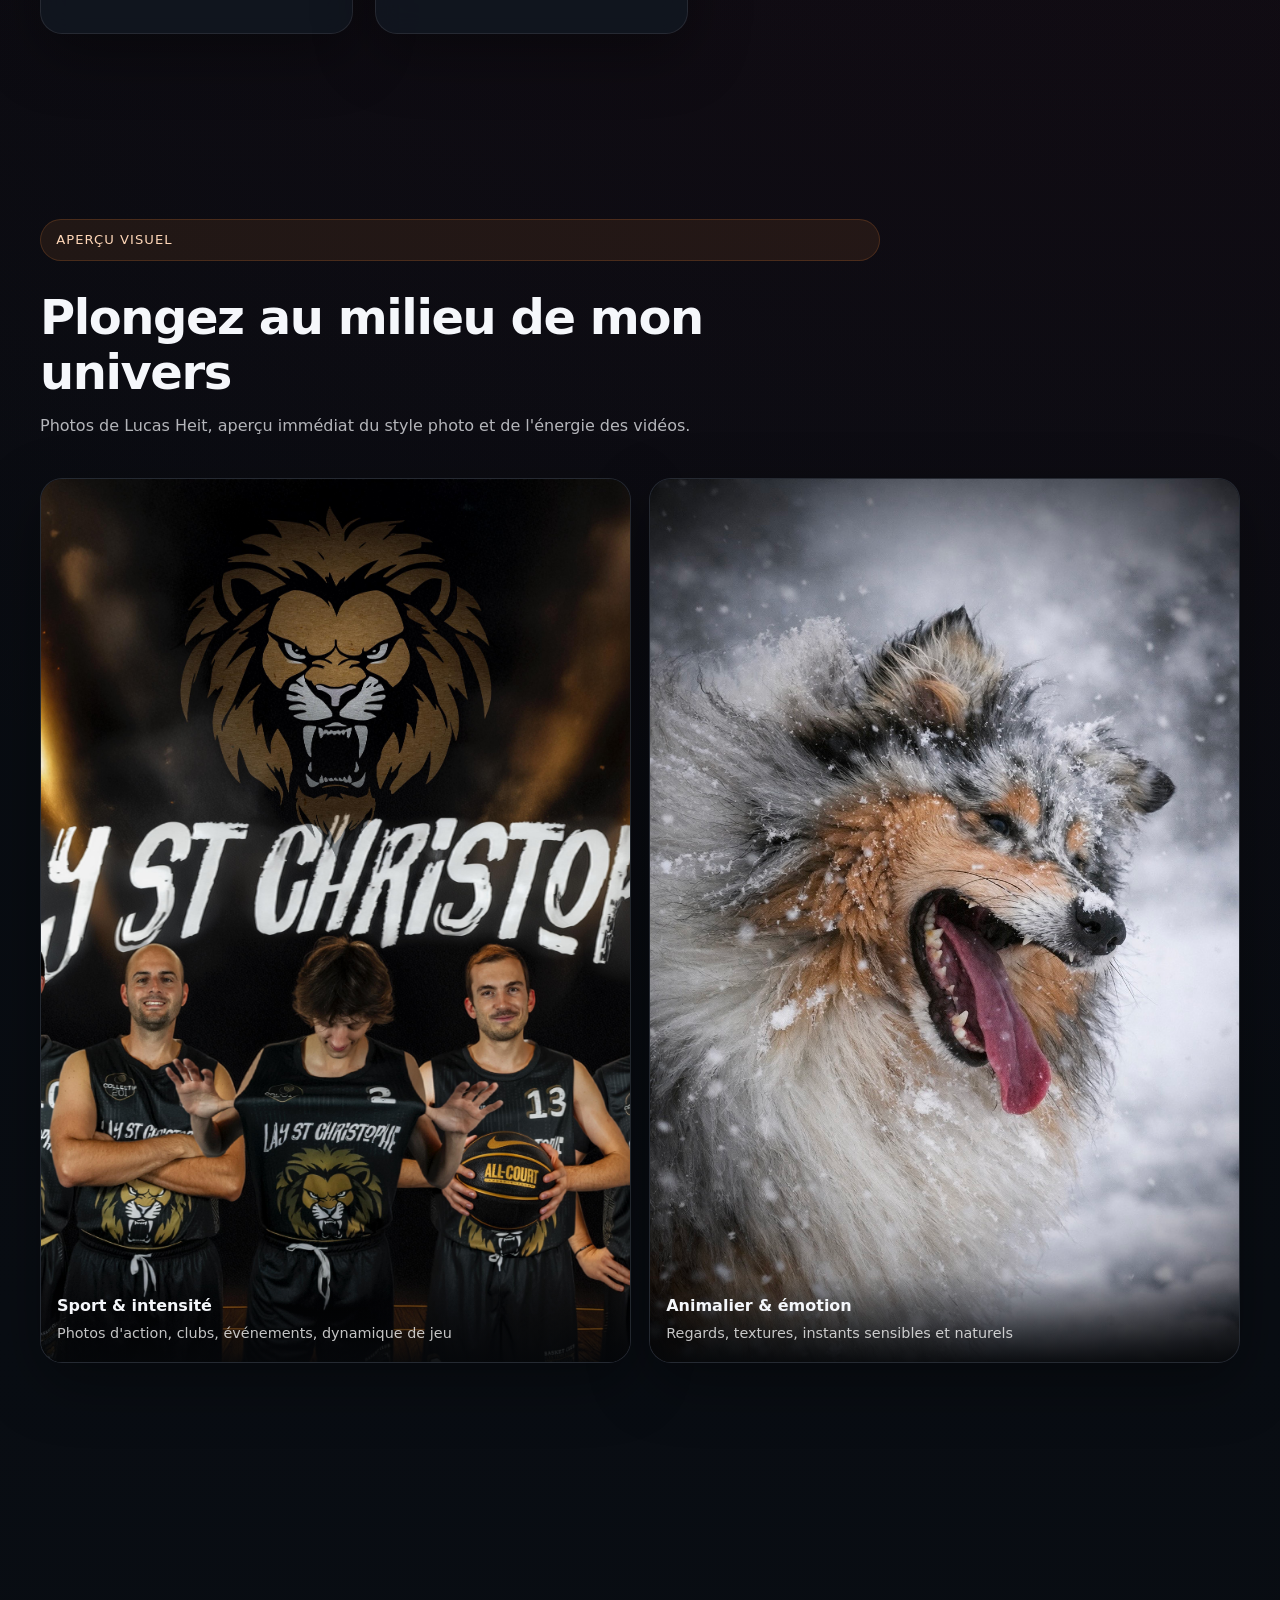
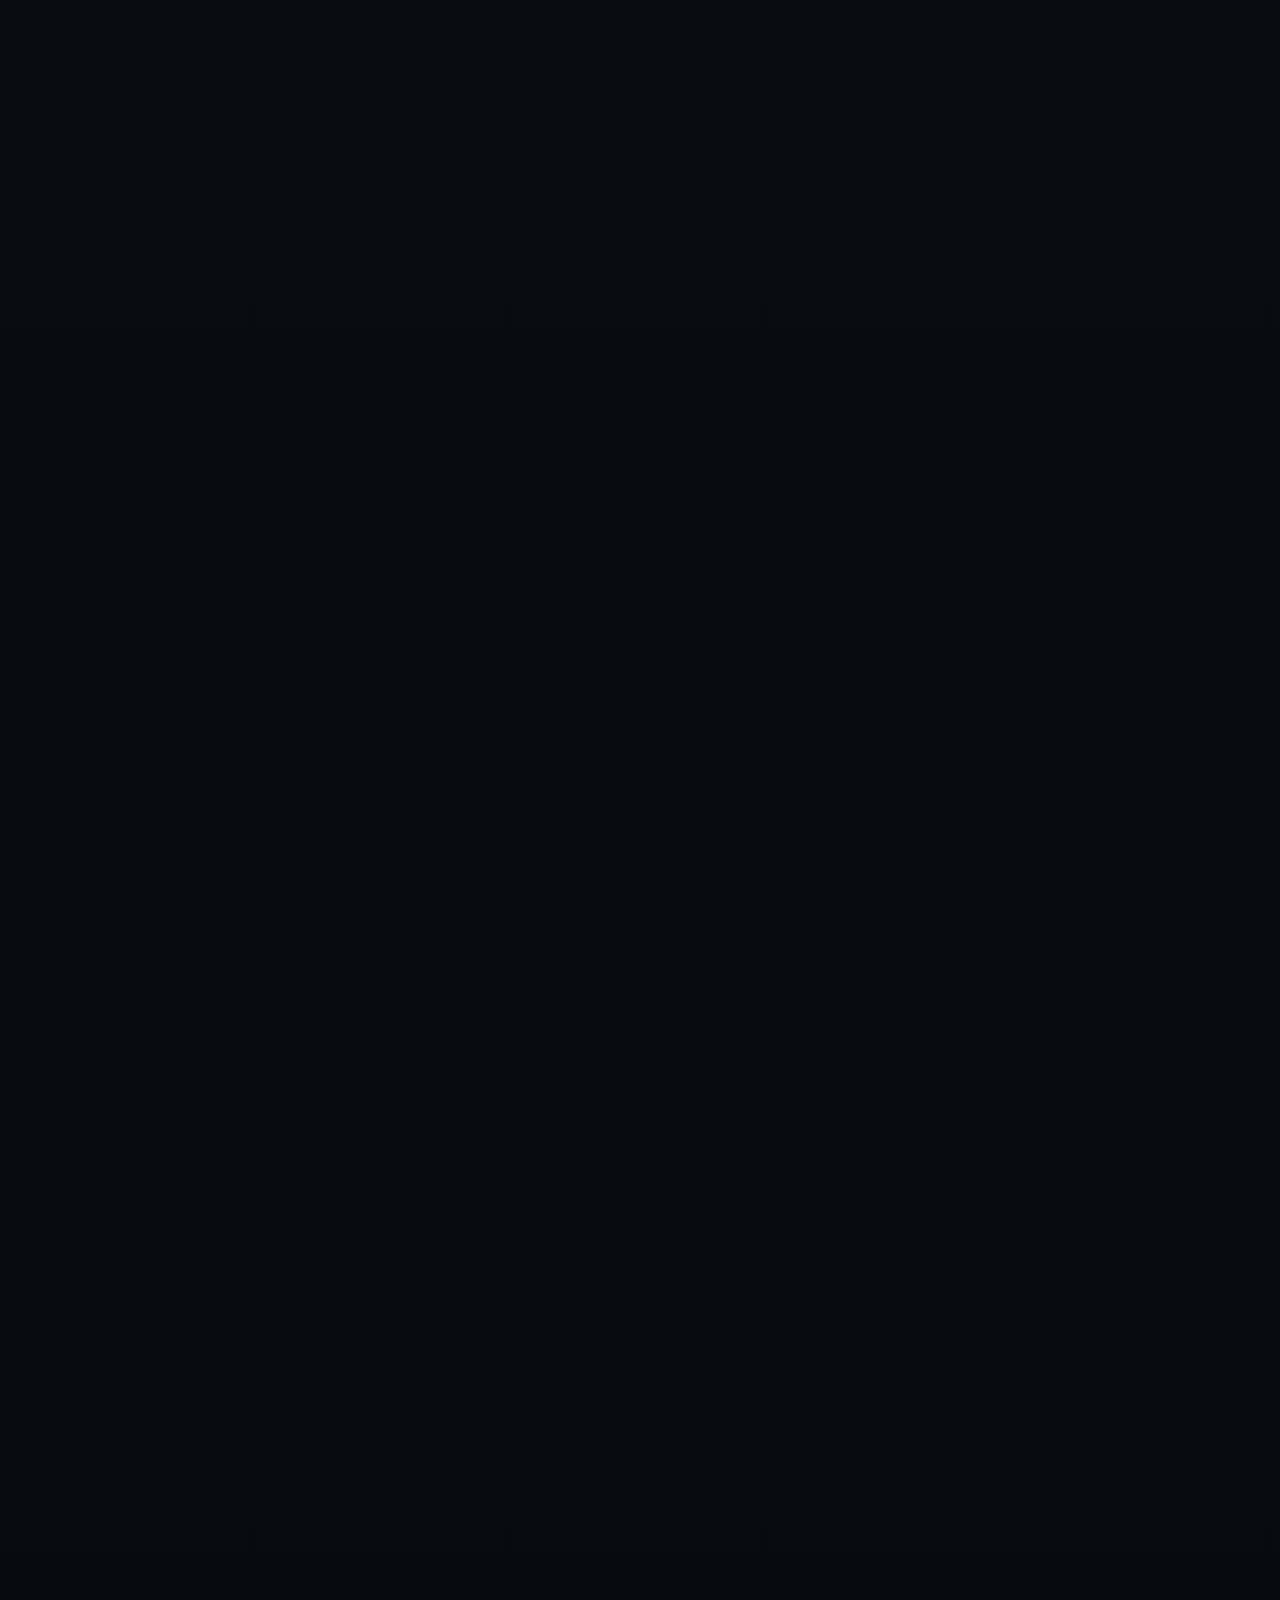
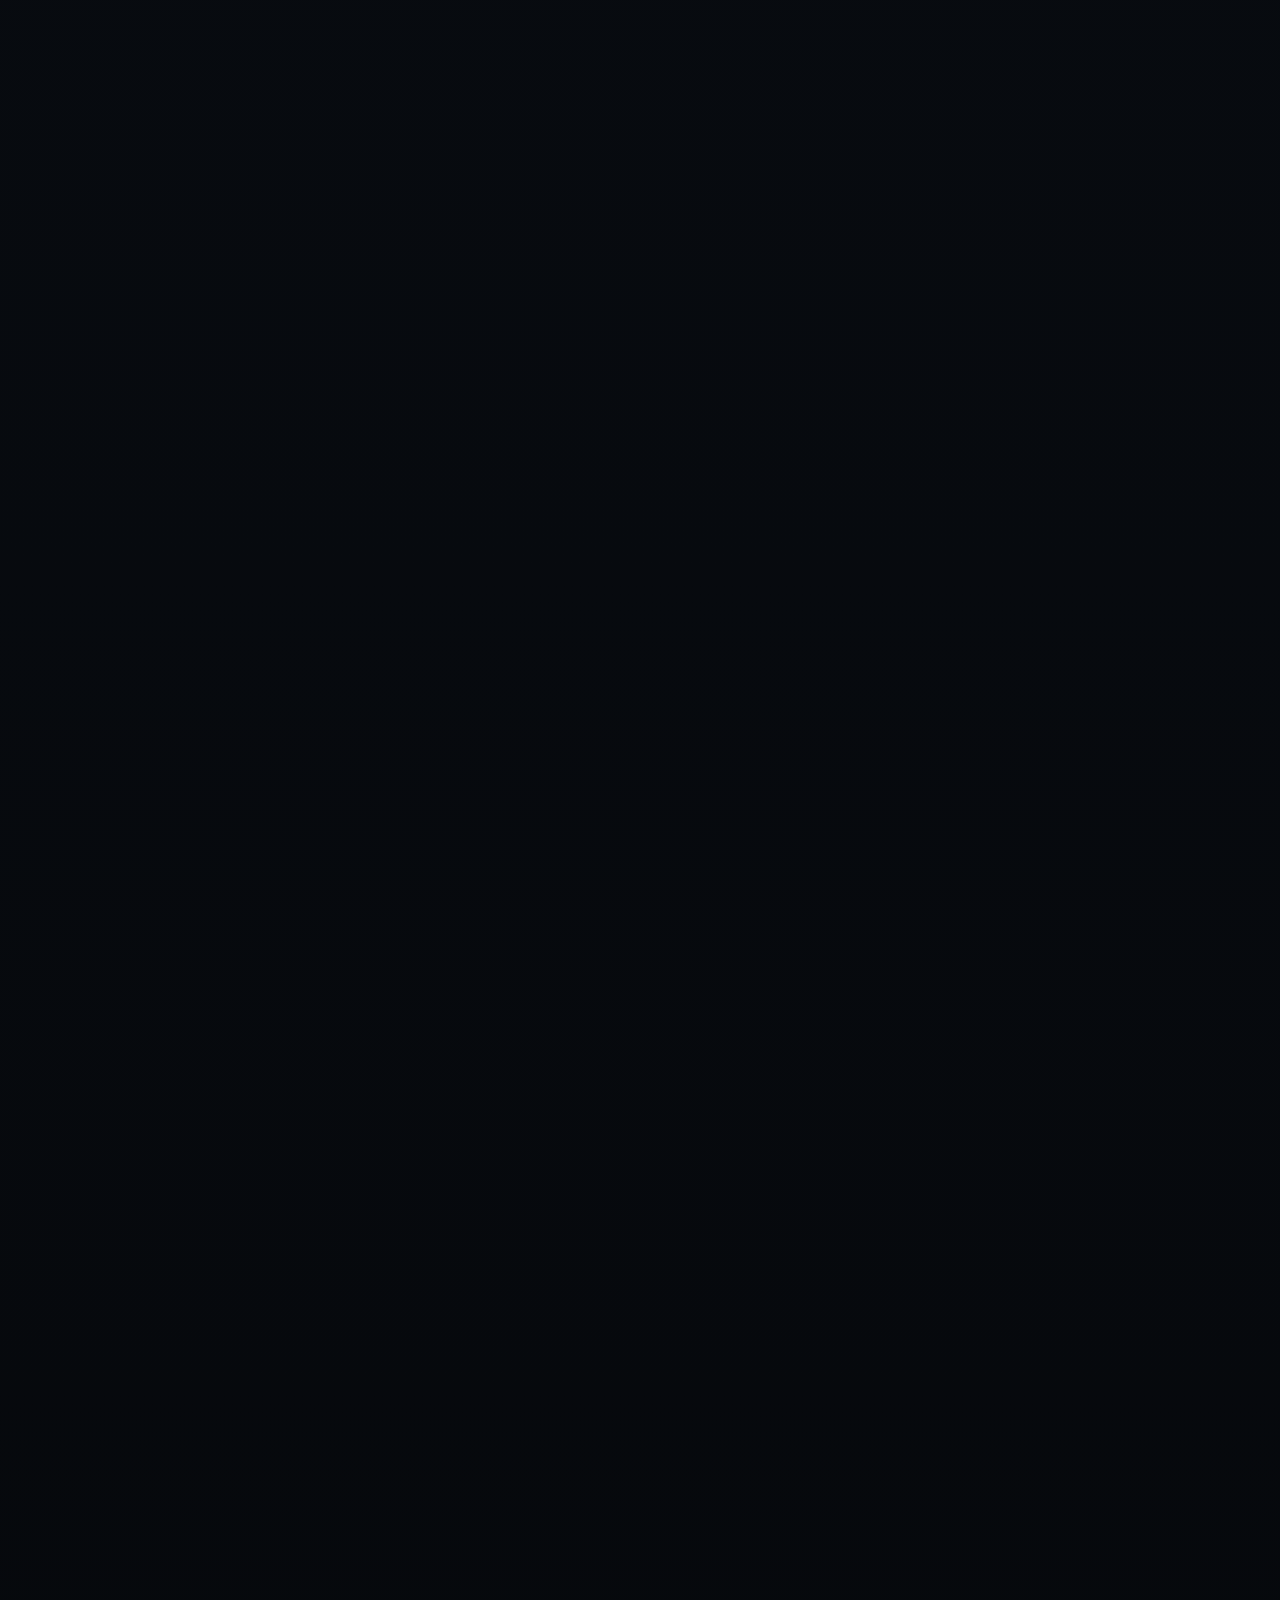
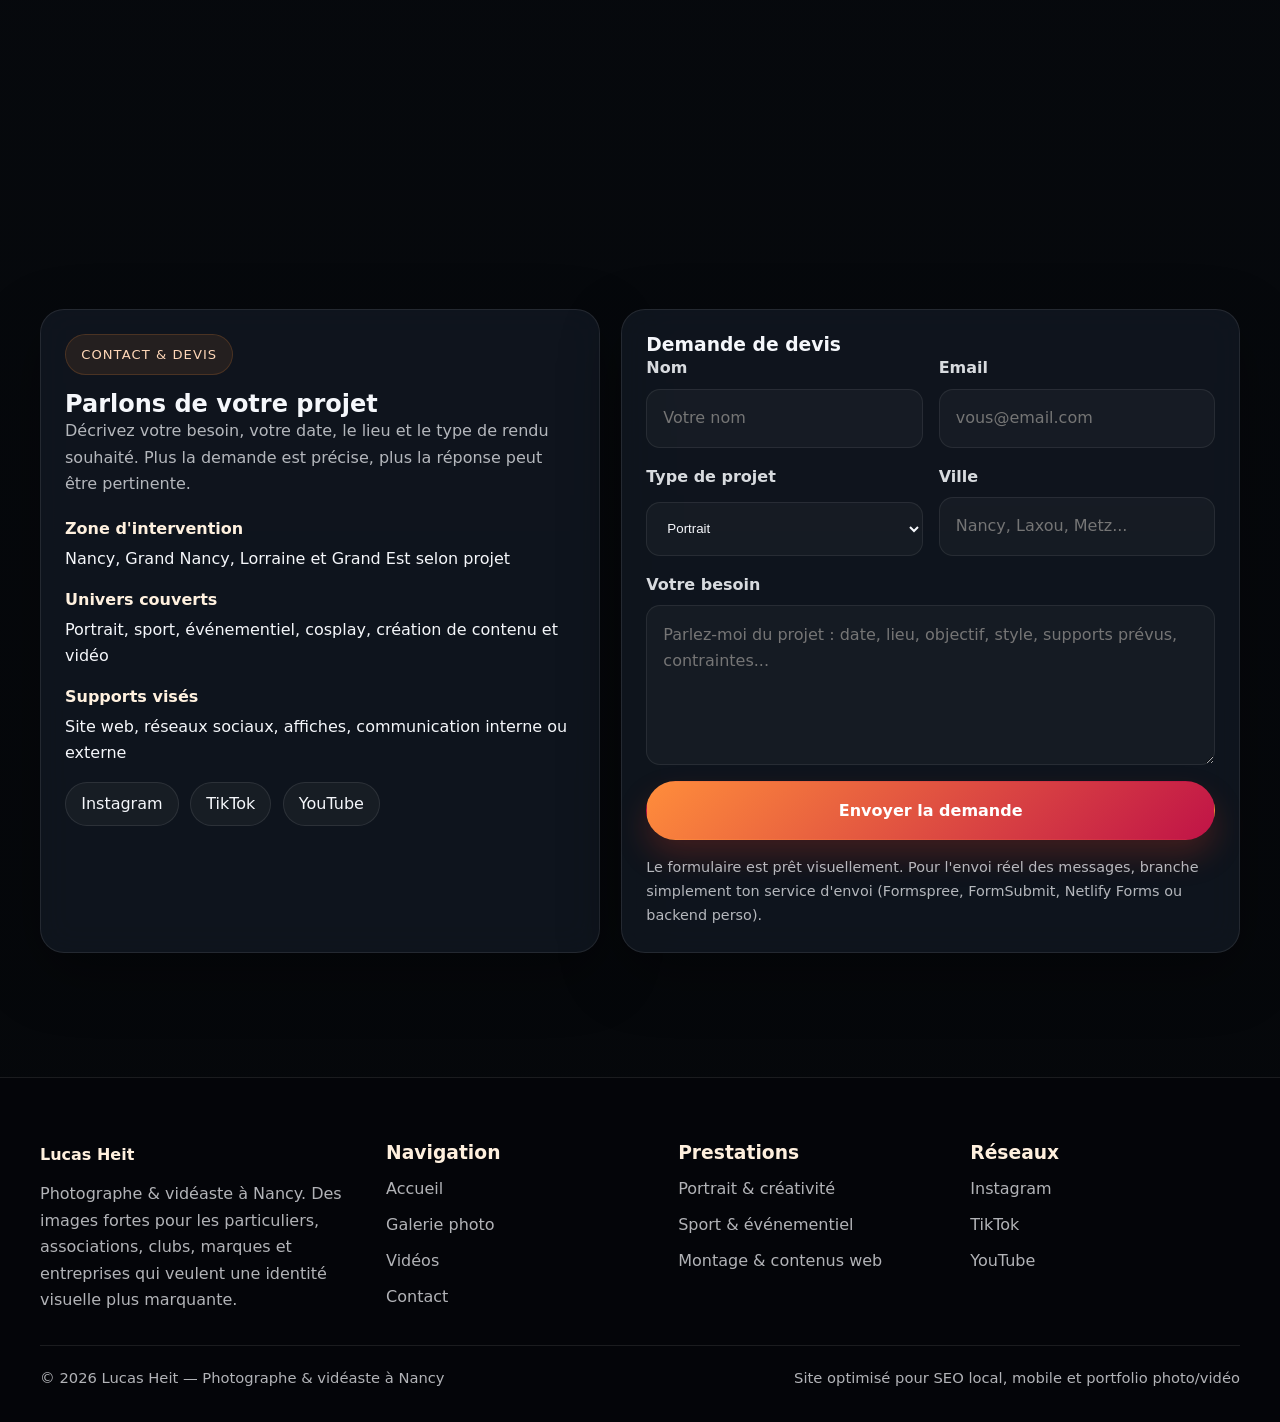
<file: Index.html>
<!DOCTYPE html>
<html lang="fr">
<head>
    <meta charset="UTF-8">
    <meta name="viewport" content="width=device-width, initial-scale=1.0">
    <title>Photographe & vidéaste à Nancy | Lucas Heit</title>
    <meta name="description" content="Lucas Heit, photographe et vidéaste à Nancy. Sport, portraits, cosplay, événements et création de contenu photo/vidéo pour particuliers, marques, associations et entreprises en Lorraine.">
    <meta name="robots" content="index,follow">
    <meta name="theme-color" content="#090d13">
    <meta property="og:type" content="website">
    <meta property="og:locale" content="fr_FR">
    <meta property="og:title" content="Lucas Heit | Photographe & vidéaste à Nancy">
    <meta property="og:description" content="Un univers photo et vidéo premium à Nancy pour créer des images fortes, modernes et mémorables.">
    <meta property="og:image" content="images/présentation.jfif">
    <meta name="twitter:card" content="summary_large_image">
    <meta name="twitter:title" content="Lucas Heit | Photographe & vidéaste à Nancy">
    <meta name="twitter:description" content="Sport, portrait, événementiel, cosplay et création de contenu visuel à Nancy et en Lorraine.">
    <meta name="twitter:image" content="images/présentation.jfif">
    <link rel="stylesheet" href="style.css">
    <script type="application/ld+json">
    {
      "@context": "https://schema.org",
      "@type": "ProfessionalService",
      "name": "Lucas Heit",
      "description": "Photographe et vidéaste à Nancy pour portraits, sport, cosplay, événementiel et création de contenu photo/vidéo.",
      "areaServed": [
        "Nancy",
        "Vandœuvre-lès-Nancy",
        "Laxou",
        "Villers-lès-Nancy",
        "Tomblaine",
        "Lorraine",
        "Grand Est"
        "Meurthe-et-Moselle"
      ],
      "address": {
        "@type": "PostalAddress",
        "addressLocality": "Nancy",
        "postalCode": "54000",
        "addressRegion": "Grand Est",
        "addressCountry": "FR"
      },
      "sameAs": [
        "https://www.instagram.com/luluetyaya_officiel/",
        "https://www.tiktok.com/@luluetyaya_officiel",
        "https://www.youtube.com/@LuluEtYaya"
      ],
      "knowsAbout": [
        "Photographie sportive",
        "Portrait",
        "Cosplay",
        "Montage vidéo",
        "Création de contenu",
        "Événementiel"
      ]
    }
    </script>
    <script type="application/ld+json">
    {
      "@context": "https://schema.org",
      "@type": "FAQPage",
      "mainEntity": [
        {
          "@type": "Question",
          "name": "Intervenez-vous uniquement à Nancy ?",
          "acceptedAnswer": {
            "@type": "Answer",
            "text": "Non. Lucas Heit est basé à Nancy et se déplace dans le Grand Nancy, en Meurthe-et-Moselle, en Lorraine et plus largement dans le Grand Est selon le projet."
          }
        },
        {
          "@type": "Question",
          "name": "Quels types de prestations proposez-vous ?",
          "acceptedAnswer": {
            "@type": "Answer",
            "text": "Le studio couvre la photo sportive, le portrait, le cosplay, l'événementiel, la vidéo, les formats courts pour réseaux sociaux et la création de contenu sur mesure."
          }
        },
        {
          "@type": "Question",
          "name": "Peut-on réserver une prestation photo et vidéo ?",
          "acceptedAnswer": {
            "@type": "Answer",
            "text": "Oui. L'un des points forts du positionnement est justement de pouvoir proposer un accompagnement photo et vidéo cohérent pour une communication plus forte sur le web, les réseaux sociaux et les supports imprimés."
          }
        },
        {
          "@type": "Question",
          "name": "Le site permet-il d'ajouter des vidéos YouTube et des vidéos locales ?",
          "acceptedAnswer": {
            "@type": "Answer",
            "text": "Oui. La page vidéo a été pensée pour afficher des miniatures YouTube et lancer aussi des vidéos hébergées en local via un lecteur intégré."
          }
        }
      ]
    }
    </script>
</head>
<body>
    <a class="skip-link" href="#contenu">Aller au contenu</a>

    <header class="site-header">
        <div class="container header-inner">
            <a href="Index.html" class="brand" aria-label="Accueil Lucas Heit">
                <strong>Lucas Heit</strong>
                <span>Photographe & Vidéaste</span>
            </a>

            <button class="nav-toggle" type="button" aria-label="Ouvrir le menu" aria-expanded="false" data-nav-toggle>
                ☰
            </button>

            <nav class="main-nav" aria-label="Navigation principale" data-nav>
                <ul>
                    <li><a href="Index.html" aria-current="page">Accueil</a></li>
                    <li><a href="Galerie.html">Galerie</a></li>
                    <li><a href="Vidéos.html">Vidéos</a></li>
                    <li><a href="#contact">Contact</a></li>
                </ul>
            </nav>
        </div>
    </header>

    <main id="contenu">
        <section class="hero">
            <div class="container hero-grid">
                <div class="hero-copy reveal">
                    <span class="eyebrow">Grand Nancy • Meurthe-et-Moselle • Lorraine</span>
                    <h1><span class="gradient-text">Photographe & vidéaste sur la région du grand Nancy</span></h1>
                    <p class="lead">Photographe et vidéaste, je vous accompage, particuliers, entreprises, clubs et créateurs à donner vie à leurs idées avec des images fortes et authentiques.
                        Spécialisé en sport, animalier, portrait et cosplay, je conçois des visuels dynamiques adaptés aussi bien aux souvenirs personnels qu’à la communication digitale. 
                        De la préparation au rendu final, je suis à l’écoute de vos besoins pour créer un résultat esthétique, cohérent et impactant, en accord avec votre identité.</p>

                    <ul class="hero-points">
                        <li>Un positionnement hybride composé de photographie & vidéo, pour une communication cohérente.</li>
                        <li>Des visuels pensés autant pour l'émotion que pour l'impact sur Instagram, TikTok, YouTube et le web.</li>
                        <li>Une approche locale, réactive et créative, basée à Nancy avec déplacements dans toute la Lorraine.</li>
                    </ul>

                    <div class="button-row">
                        <a class="btn btn-primary" href="Galerie.html">Voir le portfolio</a>
                        <a class="btn btn-secondary" href="#contact">Demander un devis</a>
                    </div>

                    <div class="trust-row">
                        <div class="metric">
                            <strong>Nancy & alentours</strong>
                            <span>Grand Nancy, Meurthe-et-Moselle, Lorraine</span>
                        </div>
                        <div class="metric">
                            <strong>Photographe & Vidéaste</strong>
                            <span>Un même univers , pour vos visuels sur tous vos supports</span>
                        </div>
                        <div class="metric">
                            <strong>Formats web</strong>
                            <span>YouTube, reels, clips, contenus de marque, publicité</span>
                        </div>
                    </div>
                </div>

                <div class="hero-visual reveal">
                    <img src="images/presentation.png" alt="Lucas Heit, photographe et vidéaste basé à Nancy" loading="eager">
                </div>
            </div>
        </section>

        <section class="section section-tight">
            <div class="container">
                <div class="section-head reveal">
                    <span class="eyebrow">Pourquoi me choisir</span>
                    <h2>Une signature visuelle forte, une communication cohérente.</h2>
                </div>

                <div class="grid-3">
                    <article class="card reveal">
                        <span class="kicker">Photographie</span>
                        <h3>Portraits, événementiels, corporate, contenus web</h3>
                        <p>Je crée des images naturelles et impactantes, pensées pour valoriser une personne, une équipe ou une marque. 
                           Direction du sujet, lumière, cadrage et retouche photo soignée pour un rendu prénium.</p>
                        <ul class="icon-bullet">
                            <li>Portrait Pro / Lifestyle.</li>
                            <li>Reportage & événementiel</li>
                            <li>Photos pour vos sites et Reportage.</li>
                            <li>Retouche & Harmonisation</li>
                        </ul>
                    </article>

                    <article class="card reveal">
                        <span class="kicker">Vidéaste</span>
                        <h3>Captation, Montage, storytelling</h3>
                        <p>Je produis des vidéos moderne et rythmées qui racontent une histoire et retiennent l'attention sur tous vos formats : YouTube, Clips Promo, Interwiews, Evénements, Contenus réseaux</p>
                        <ul class="icon-bullet">
                            <li>Tournage & Réalisation</li>
                            <li>Montage dynamique</li>
                            <li>Etalonnage & Identité visuelle</li>
                            <li>Format Youtube, Reels, Shorts</li>
                        </ul>
                    </article>

                    <article class="card reveal">
                        <span class="kicker">communication</span>
                        <h3>Du contenu beau, mais surtout utile</h3>
                        <p>Je vous aide a construire une image cohérente et professionnelle avec des contenus adaptés à votre activité, vos objectifs et vos supports (site, réseaux, campagne).</p>
                        <ul class="icon-bullet">
                            <li>Cohérence visuelle</li>
                            <li>Conseils format & Diffusion</li>
                            <li>Contenus orientés</li>
                            <li>Image de marque & crédibilité</li>
                        </ul>
                    </article>
                </div>
            </div>
        </section>

        <section class="section">
            <div class="container showcase-grid">
                <div>
                    <div class="section-head reveal">
                        <span class="eyebrow">Prestations</span>
                        <h2>Photo, vidéo et création de contenu à Nancy</h2>
                        <p>Le site présente des prestations plus lisibles et plus crédibles pour répondre aux besoins des particuliers comme des pros.</p>
                    </div>

                    <div class="grid-2">
                        <article class="card reveal">
                            <span class="kicker">Photo</span>
                            <h3>Portraits & univers créatifs</h3>
                            <p>Portraits personnels, séances éditoriales, cosplay, image de marque, visuels réseaux sociaux ou books artistiques.</p>
                        </article>

                        <article class="card reveal">
                            <span class="kicker">Sport</span>
                            <h3>Action & intensité</h3>
                            <p>Images dynamiques pour clubs, sportifs, associations et contenus événementiels qui veulent restituer l'énergie du terrain.</p>
                        </article>

                        <article class="card reveal">
                            <span class="kicker">Vidéo</span>
                            <h3>Formats YouTube, reels & aftermovies</h3>
                            <p>Montages pour clips, contenus courts, présentations de projets, vidéos d'événements ou contenus pensés pour la diffusion web.</p>
                        </article>

                        <article class="card reveal">
                            <span class="kicker">Contenu</span>
                            <h3>Stratégie visuelle plus cohérente</h3>
                            <p>De l'idée au rendu final, chaque création est pensée pour servir votre image sur site web, réseaux sociaux, affiches ou communication interne.</p>
                        </article>
                    </div>
                </div>

                <aside class="video-showcase reveal">
                    <span class="eyebrow">Atout différenciant</span>
                    <h3>Un portfolio pensé pour le web moderne</h3>
                    <p>La refonte met en avant les usages d'aujourd'hui : miniatures fortes, vidéos locales ou YouTube, lisibilité mobile et structure SEO plus propre.</p>
                    <ul>
                        <li>
                            <div>
                                <strong>Page galerie plus premium</strong>
                                <span>Filtres plus clairs et lecture plus immersive</span>
                            </div>
                            <span>Photo</span>
                        </li>
                        <li>
                            <div>
                                <strong>Page vidéo prête pour deux usages</strong>
                                <span>YouTube avec miniature + vidéos hébergées en local</span>
                            </div>
                            <span>Vidéo</span>
                        </li>
                        <li>
                            <div>
                                <strong>SEO local renforcé</strong>
                                <span>Textes plus stratégiques pour Nancy et sa périphérie</span>
                            </div>
                            <span>Local</span>
                        </li>
                    </ul>
                    <div class="inline-actions">
                        <a class="btn btn-primary" href="Vidéos.html">Découvrir les vidéos</a>
                    </div>
                </aside>
            </div>
        </section>

        <section class="section">
            <div class="container">
                <div class="section-head reveal">
                    <span class="eyebrow">Aperçu visuel</span>
                    <h2>Plongez au milieu de mon univers</h2>
                    <p>Photos de Lucas Heit, aperçu immédiat du style photo et de l'énergie des vidéos.</p>
                </div>

                <div class="gallery-preview">
                    <figure class="gallery-card reveal">
                        <img src="images/bclsc.JPG" alt="Photographie sportive de basketball à Nancy" loading="lazy">
                        <figcaption>
                            <strong>Sport & intensité</strong>
                            <span>Photos d'action, clubs, événements, dynamique de jeu</span>
                        </figcaption>
                    </figure>

                    <figure class="gallery-card reveal">
                        <img src="images/chien.jpg" alt="Photographie animalière professionnelle" loading="lazy">
                        <figcaption>
                            <strong>Animalier & émotion</strong>
                            <span>Regards, textures, instants sensibles et naturels</span>
                        </figcaption>
                    </figure>

                    <figure class="gallery-card reveal">
                        <img src="images/bclsc2.PNG" alt="Portrait sportif sur terrain de basketball" loading="lazy">
                        <figcaption>
                            <strong>Portrait & identité</strong>
                            <span>Visuels personnels, créatifs ou professionnels</span>
                        </figcaption>
                    </figure>

                    <figure class="gallery-card reveal">
                        <img src="images/quiferalemeilleurshooting.jpg" alt="Miniature d'une vidéo YouTube réalisée par Lucas Heit" loading="lazy">
                        <figcaption>
                            <strong>Vidéo & storytelling</strong>
                            <span>Clips, formats sociaux, coulisses, montages YouTube</span>
                        </figcaption>
                    </figure>
                </div>

                <div class="button-row reveal">
                    <a class="btn btn-secondary" href="Galerie.html">Voir la galerie complète</a>
                    <a class="btn btn-ghost" href="Vidéos.html">Voir les réalisations vidéo</a>
                </div>
            </div>
        </section>

        <section class="section">
            <div class="container">
                <div class="section-head reveal">
                    <span class="eyebrow">Méthode</span>
                    <h2>Une façon de travailler simple, claire et professionnelle</h2>
                    <p>Le site explique mieux le parcours client pour rassurer dès le premier contact et augmenter les demandes de devis.</p>
                </div>

                <div class="process-grid">
                    <article class="process-card reveal">
                        <div class="step-number">1</div>
                        <h3>Échange</h3>
                        <p>On clarifie votre besoin, votre univers, vos supports de diffusion et le rendu que vous souhaitez obtenir.</p>
                    </article>
                    <article class="process-card reveal">
                        <div class="step-number">2</div>
                        <h3>Préparation</h3>
                        <p>Repérage, intentions visuelles, format des livrables, plan de tournage ou préparation de séance.</p>
                    </article>
                    <article class="process-card reveal">
                        <div class="step-number">3</div>
                        <h3>Production</h3>
                        <p>Captation photo et/ou vidéo avec une attention forte sur l'esthétique, le rythme et l'authenticité.</p>
                    </article>
                    <article class="process-card reveal">
                        <div class="step-number">4</div>
                        <h3>Livraison</h3>
                        <p>Des contenus prêts à publier et adaptés à votre site, vos réseaux sociaux ou vos supports de communication.</p>
                    </article>
                </div>
            </div>
        </section>

        <section class="section">
            <div class="container local-grid">
                <div class="local-card reveal">
                    <span class="eyebrow">Ancrage local</span>
                    <h2>Basé à Nancy, disponible dans tout le Grand Nancy</h2>
                    <p>Ce positionnement local aide à mieux ressortir sur les recherches pertinentes tout en conservant une portée régionale pour les projets plus ambitieux.</p>
                    <div class="area-list">
                        <span>Nancy</span>
                        <span>Villers-lès-Nancy</span>
                        <span>Vandœuvre-lès-Nancy</span>
                        <span>Laxou</span>
                        <span>Tomblaine</span>
                        <span>Essey-lès-Nancy</span>
                        <span>Jarville-la-Malgrange</span>
                        <span>Meurthe-et-Moselle</span>
                        <span>Lorraine</span>
                    </div>
                </div>

                <div class="panel reveal">
                    <span class="eyebrow">Pour qui</span>
                    <h3>Des contenus adaptés à plusieurs profils</h3>
                    <ul class="icon-bullet">
                        <li>Particuliers qui veulent un portrait fort et actuel</li>
                        <li>Associations et clubs qui veulent valoriser leur activité</li>
                        <li>Marques et créateurs qui ont besoin de contenus réguliers</li>
                        <li>Entreprises souhaitant moderniser leur image</li>
                    </ul>
                </div>
            </div>
        </section>

        <section class="section">
            <div class="container panel-grid">
                <article class="quote-card reveal">
                    <span class="eyebrow">Intention de marque</span>
                    <h3>Ce que doit raconter le site</h3>
                    <p>Lucas Heit n'est pas seulement un photographe ou un monteur : c'est un créateur d'images capable de faire monter le niveau de perception d'un projet, d'une personne ou d'une marque.</p>
                </article>

                <article class="quote-card reveal">
                    <span class="eyebrow">Message commercial</span>
                    <h3>Ce que doit ressentir le visiteur</h3>
                    <p>“Le rendu est pro, moderne, local, différenciant — j'ai envie de lui confier mon image.” C'est exactement la sensation recherchée avec cette refonte.</p>
                </article>
            </div>
        </section>

        <section class="section">
            <div class="container">
                <div class="section-head reveal">
                    <span class="eyebrow">Questions fréquentes</span>
                    <h2>Les réponses qui rassurent avant de contacter</h2>
                    <p>La FAQ améliore l'expérience utilisateur, enrichit le contenu sémantique et aide aussi le référencement sur des requêtes plus précises.</p>
                </div>

                <div class="faq-list reveal">
                    <article class="faq-item open">
                        <button class="faq-question" type="button" aria-expanded="true">
                            <span>Intervenez-vous uniquement à Nancy ?</span>
                            <span>+</span>
                        </button>
                        <div class="faq-answer">
                            <p>Non. Basé à Nancy, Lucas Heit intervient dans le Grand Nancy, en Meurthe-et-Moselle, partout en Lorraine et peut se déplacer selon la nature du projet.</p>
                        </div>
                    </article>

                    <article class="faq-item">
                        <button class="faq-question" type="button" aria-expanded="false">
                            <span>Peut-on réserver un accompagnement photo et vidéo ?</span>
                            <span>+</span>
                        </button>
                        <div class="faq-answer">
                            <p>Oui. C'est même l'un des grands points forts du site : proposer une direction visuelle cohérente entre vos photos, vos vidéos et vos supports de communication.</p>
                        </div>
                    </article>

                    <article class="faq-item">
                        <button class="faq-question" type="button" aria-expanded="false">
                            <span>Quels types de projets sont couverts ?</span>
                            <span>+</span>
                        </button>
                        <div class="faq-answer">
                            <p>Portrait, sport, animalier, cosplay, événementiel, création de contenu social media, clips et montages vidéo pour YouTube ou communication digitale.</p>
                        </div>
                    </article>

                    <article class="faq-item">
                        <button class="faq-question" type="button" aria-expanded="false">
                            <span>Le site est-il prêt pour ajouter des vidéos YouTube et locales ?</span>
                            <span>+</span>
                        </button>
                        <div class="faq-answer">
                            <p>Oui. La nouvelle page vidéo gère les miniatures YouTube, l'ouverture en lecteur intégré et les vidéos MP4 hébergées directement sur le site.</p>
                        </div>
                    </article>
                </div>
            </div>
        </section>

        <section class="section" id="contact">
            <div class="container contact-grid">
                <article class="contact-panel reveal">
                    <span class="eyebrow">Contact & devis</span>
                    <h2>Parlons de votre projet</h2>
                    <p>Décrivez votre besoin, votre date, le lieu et le type de rendu souhaité. Plus la demande est précise, plus la réponse peut être pertinente.</p>
                    <ul class="contact-list">
                        <li>
                            <strong>Zone d'intervention</strong>
                            <span>Nancy, Grand Nancy, Lorraine et Grand Est selon projet</span>
                        </li>
                        <li>
                            <strong>Univers couverts</strong>
                            <span>Portrait, sport, événementiel, cosplay, création de contenu et vidéo</span>
                        </li>
                        <li>
                            <strong>Supports visés</strong>
                            <span>Site web, réseaux sociaux, affiches, communication interne ou externe</span>
                        </li>
                    </ul>

                    <div class="social-row">
                        <a href="https://www.instagram.com/luluetyaya_officiel/" target="_blank" rel="noopener noreferrer">Instagram</a>
                        <a href="https://www.tiktok.com/@luluetyaya_officiel" target="_blank" rel="noopener noreferrer">TikTok</a>
                        <a href="https://www.youtube.com/@LuluEtYaya" target="_blank" rel="noopener noreferrer">YouTube</a>
                    </div>
                </article>

                <article class="contact-panel reveal">
                    <h3>Demande de devis</h3>
                    <form class="form-grid" action="Merci.html" method="get">
                        <div class="form-row">
                            <div class="form-group">
                                <label for="nom">Nom</label>
                                <input id="nom" name="nom" type="text" placeholder="Votre nom" required>
                            </div>
                            <div class="form-group">
                                <label for="email">Email</label>
                                <input id="email" name="email" type="email" placeholder="vous@email.com" required>
                            </div>
                        </div>

                        <div class="form-row">
                            <div class="form-group">
                                <label for="type-projet">Type de projet</label>
                                <select id="type-projet" name="type-projet">
                                    <option>Portrait</option>
                                    <option>Sport</option>
                                    <option>Événement</option>
                                    <option>Cosplay</option>
                                    <option>Vidéo / montage</option>
                                    <option>Création de contenu</option>
                                </select>
                            </div>
                            <div class="form-group">
                                <label for="ville">Ville</label>
                                <input id="ville" name="ville" type="text" placeholder="Nancy, Laxou, Metz...">
                            </div>
                        </div>

                        <div class="form-group">
                            <label for="message">Votre besoin</label>
                            <textarea id="message" name="message" placeholder="Parlez-moi du projet : date, lieu, objectif, style, supports prévus, contraintes..." required></textarea>
                        </div>

                        <button class="btn btn-primary" type="submit">Envoyer la demande</button>
                        <p class="form-note">Le formulaire est prêt visuellement. Pour l'envoi réel des messages, branche simplement ton service d'envoi (Formspree, FormSubmit, Netlify Forms ou backend perso).</p>
                    </form>
                </article>
            </div>
        </section>
    </main>

    <footer class="site-footer">
        <div class="container">
            <div class="footer-grid">
                <div class="footer-brand">
                    <strong>Lucas Heit</strong>
                    <p>Photographe & vidéaste à Nancy. Des images fortes pour les particuliers, associations, clubs, marques et entreprises qui veulent une identité visuelle plus marquante.</p>
                </div>

                <div class="footer-col">
                    <h3>Navigation</h3>
                    <ul>
                        <li><a href="Index.html">Accueil</a></li>
                        <li><a href="Galerie.html">Galerie photo</a></li>
                        <li><a href="Vidéos.html">Vidéos</a></li>
                        <li><a href="#contact">Contact</a></li>
                    </ul>
                </div>

                <div class="footer-col">
                    <h3>Prestations</h3>
                    <ul>
                        <li><a href="Galerie.html">Portrait & créativité</a></li>
                        <li><a href="Galerie.html">Sport & événementiel</a></li>
                        <li><a href="Vidéos.html">Montage & contenus web</a></li>
                    </ul>
                </div>

                <div class="footer-col">
                    <h3>Réseaux</h3>
                    <ul>
                        <li><a href="https://www.instagram.com/luluetyaya_officiel/" target="_blank" rel="noopener noreferrer">Instagram</a></li>
                        <li><a href="https://www.tiktok.com/@luluetyaya_officiel" target="_blank" rel="noopener noreferrer">TikTok</a></li>
                        <li><a href="https://www.youtube.com/@LuluEtYaya" target="_blank" rel="noopener noreferrer">YouTube</a></li>
                    </ul>
                </div>
            </div>

            <div class="footer-bottom">
                <span>© <span data-current-year></span> Lucas Heit — Photographe & vidéaste à Nancy</span>
                <span>Site optimisé pour SEO local, mobile et portfolio photo/vidéo</span>
            </div>
        </div>
    </footer>

    <script src="script.js"></script>
</body>
</html>
</file>
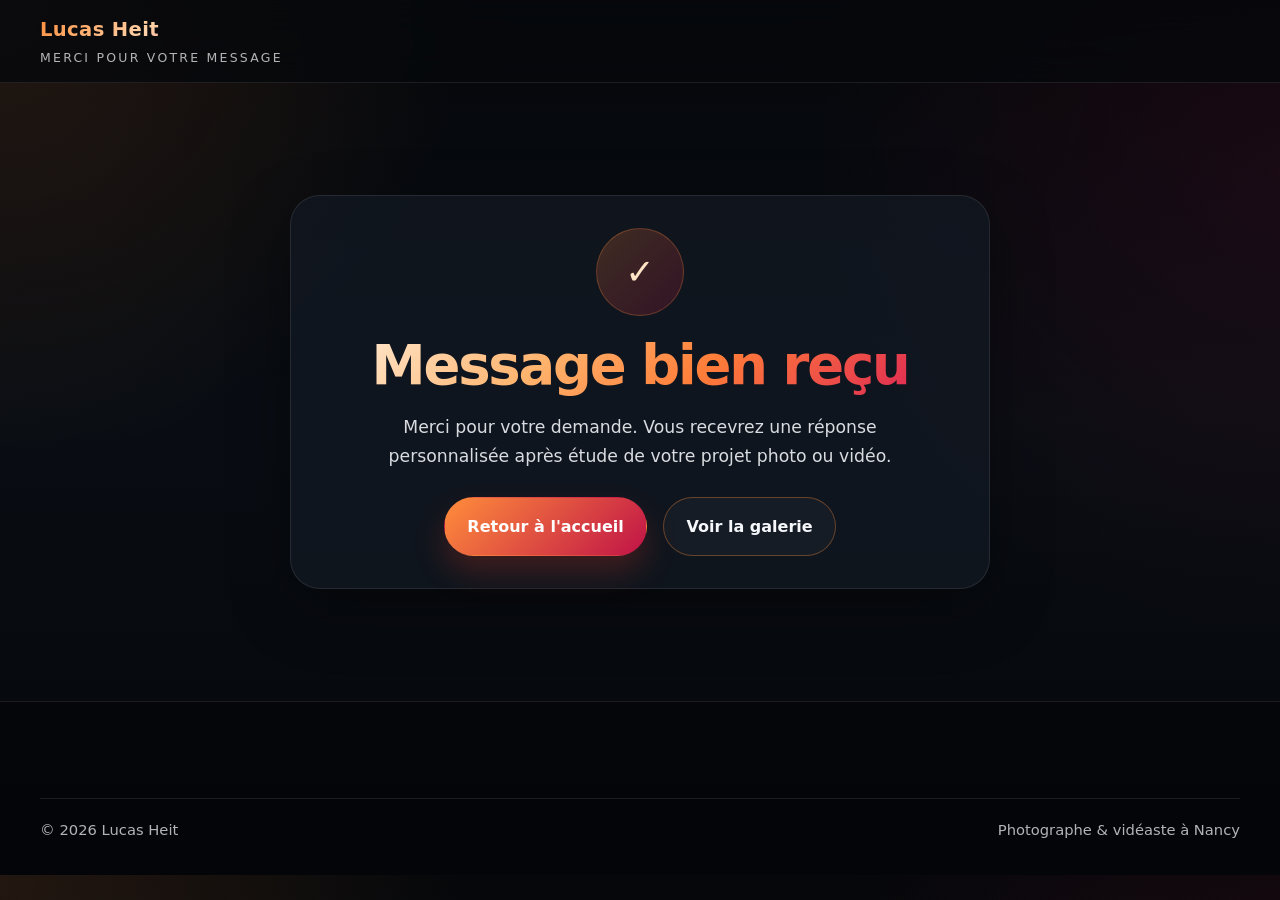
<file: Merci.html>
<!DOCTYPE html>
<html lang="fr">
<head>
    <meta charset="UTF-8">
    <meta name="viewport" content="width=device-width, initial-scale=1.0">
    <title>Merci pour votre message | Lucas Heit</title>
    <meta name="description" content="Merci pour votre message. Lucas Heit reviendra vers vous rapidement pour discuter de votre projet photo ou vidéo à Nancy et en Lorraine.">
    <meta name="robots" content="noindex,follow">
    <meta name="theme-color" content="#090d13">
    <link rel="stylesheet" href="style.css">
</head>
<body>
    <header class="site-header">
        <div class="container header-inner">
            <a href="Index.html" class="brand" aria-label="Accueil Lucas Heit">
                <strong>Lucas Heit</strong>
                <span>Merci pour votre message</span>
            </a>
        </div>
    </header>

    <main class="container">
        <section class="success-card">
            <div class="success-mark">✓</div>
            <h1 class="gradient-text" style="font-size: clamp(2rem, 6vw, 3.4rem); margin-bottom: 1rem;">Message bien reçu</h1>
            <p class="lead" style="margin: 0 auto; text-align: center; max-width: 48ch;">Merci pour votre demande. Vous recevrez une réponse personnalisée après étude de votre projet photo ou vidéo.</p>
            <div class="button-row" style="justify-content: center;">
                <a class="btn btn-primary" href="Index.html">Retour à l'accueil</a>
                <a class="btn btn-secondary" href="Galerie.html">Voir la galerie</a>
            </div>
        </section>
    </main>

    <footer class="site-footer">
        <div class="container">
            <div class="footer-bottom">
                <span>© <span data-current-year></span> Lucas Heit</span>
                <span>Photographe & vidéaste à Nancy</span>
            </div>
        </div>
    </footer>

    <script src="script.js"></script>
</body>
</html>
</file>
<file: style.css>
:root {
    --bg: #06080c;
    --bg-soft: #0c1016;
    --surface: rgba(18, 24, 34, 0.82);
    --surface-strong: #121824;
    --surface-alt: #171f2d;
    --text: #f5f7fb;
    --muted: rgba(245, 247, 251, 0.72);
    --muted-strong: rgba(245, 247, 251, 0.88);
    --line: rgba(255, 255, 255, 0.09);
    --line-strong: rgba(255, 136, 61, 0.36);
    --primary: #ff8d3b;
    --primary-2: #ff5b2e;
    --secondary: #c01347;
    --shadow: 0 20px 60px rgba(0, 0, 0, 0.35);
    --radius-xl: 28px;
    --radius-lg: 22px;
    --radius-md: 16px;
    --radius-sm: 12px;
    --container: 1200px;
}

* {
    margin: 0;
    padding: 0;
    box-sizing: border-box;
}

html {
    scroll-behavior: smooth;
}

body {
    font-family: Inter, system-ui, -apple-system, BlinkMacSystemFont, "Segoe UI", sans-serif;
    color: var(--text);
    background:
        radial-gradient(circle at top left, rgba(255, 141, 59, 0.12), transparent 30%),
        radial-gradient(circle at 100% 20%, rgba(192, 19, 71, 0.1), transparent 32%),
        linear-gradient(180deg, #05070a 0%, #090d13 48%, #05070a 100%);
    line-height: 1.65;
    overflow-x: hidden;
}

body.menu-open {
    overflow: hidden;
}

a {
    color: inherit;
}

img,
video {
    max-width: 100%;
    display: block;
}

button,
input,
textarea {
    font: inherit;
}

.container {
    width: min(calc(100% - 2rem), var(--container));
    margin: 0 auto;
}

.skip-link {
    position: absolute;
    left: -9999px;
    top: auto;
}

.skip-link:focus {
    left: 1rem;
    top: 1rem;
    z-index: 2000;
    background: var(--primary);
    color: #101010;
    padding: 0.75rem 1rem;
    border-radius: 999px;
}

.site-header {
    position: sticky;
    top: 0;
    z-index: 1000;
    backdrop-filter: blur(18px);
    background: rgba(6, 8, 12, 0.78);
    border-bottom: 1px solid var(--line);
}

.header-inner {
    display: flex;
    align-items: center;
    justify-content: space-between;
    gap: 1rem;
    min-height: 82px;
}

.brand {
    display: inline-flex;
    flex-direction: column;
    gap: 0.12rem;
    text-decoration: none;
}

.brand strong {
    font-size: 1.22rem;
    letter-spacing: 0.02em;
    background: linear-gradient(135deg, var(--primary), #ffd2a8 45%, var(--secondary));
    -webkit-background-clip: text;
    -webkit-text-fill-color: transparent;
}

.brand span {
    font-size: 0.78rem;
    color: var(--muted);
    text-transform: uppercase;
    letter-spacing: 0.18em;
}

.nav-toggle {
    display: none;
    border: 1px solid var(--line);
    background: rgba(255, 255, 255, 0.03);
    color: var(--text);
    width: 46px;
    height: 46px;
    border-radius: 14px;
    cursor: pointer;
}

.main-nav ul {
    list-style: none;
    display: flex;
    align-items: center;
    gap: 1.4rem;
}

.main-nav a {
    position: relative;
    text-decoration: none;
    color: var(--muted-strong);
    font-weight: 600;
    font-size: 0.95rem;
    padding: 0.2rem 0;
}

.main-nav a::after {
    content: "";
    position: absolute;
    left: 0;
    bottom: -0.3rem;
    width: 0;
    height: 2px;
    background: linear-gradient(90deg, var(--primary), var(--secondary));
    transition: width 0.28s ease;
}

.main-nav a:hover::after,
.main-nav a[aria-current="page"]::after,
.main-nav a.active::after {
    width: 100%;
}

.hero {
    position: relative;
    padding: 5.2rem 0 4rem;
}

.hero-grid {
    display: grid;
    grid-template-columns: minmax(0, 1.08fr) minmax(320px, 0.92fr);
    gap: 3rem;
    align-items: center;
}

.hero-copy,
.hero-visual,
.panel,
.card,
.media-card,
.faq-item,
.contact-panel,
.local-card,
.metric,
.process-card,
.gallery-card,
.video-showcase,
.quote-card {
    background: var(--surface);
    border: 1px solid var(--line);
    box-shadow: var(--shadow);
    backdrop-filter: blur(16px);
}

.hero-copy {
    padding: 2.2rem;
    border-radius: var(--radius-xl);
}

.eyebrow {
    display: inline-flex;
    align-items: center;
    gap: 0.55rem;
    font-size: 0.82rem;
    padding: 0.55rem 0.95rem;
    border-radius: 999px;
    background: rgba(255, 141, 59, 0.09);
    color: #ffd7b8;
    border: 1px solid rgba(255, 141, 59, 0.18);
    margin-bottom: 1rem;
    letter-spacing: 0.08em;
    text-transform: uppercase;
}

h1,
h2,
h3 {
    line-height: 1.14;
}

h1 {
    font-size: clamp(2.4rem, 4.8vw, 4.55rem);
    letter-spacing: -0.04em;
    margin-bottom: 1rem;
}

.gradient-text {
    background: linear-gradient(135deg, #fff0de 0%, #ffb26b 36%, #ff7d39 60%, #d91b58 100%);
    -webkit-background-clip: text;
    -webkit-text-fill-color: transparent;
}

.lead {
    color: var(--muted-strong);
    font-size: 1.08rem;
    max-width: 60ch;
}

.hero-points {
    list-style: none;
    display: grid;
    gap: 0.85rem;
    margin: 1.5rem 0 0;
}

.hero-points li {
    display: flex;
    gap: 0.75rem;
    color: var(--muted-strong);
}

.hero-points li::before {
    content: "✦";
    color: var(--primary);
}

.button-row,
.inline-actions {
    display: flex;
    gap: 1rem;
    flex-wrap: wrap;
    margin-top: 1.7rem;
}

.btn {
    display: inline-flex;
    align-items: center;
    justify-content: center;
    gap: 0.6rem;
    padding: 0.95rem 1.4rem;
    border-radius: 999px;
    text-decoration: none;
    font-weight: 700;
    border: 1px solid transparent;
    transition: transform 0.25s ease, box-shadow 0.25s ease, background 0.25s ease, border-color 0.25s ease;
    cursor: pointer;
}

.btn-primary {
    color: white;
    background: linear-gradient(135deg, var(--primary), var(--secondary));
    box-shadow: 0 16px 30px rgba(201, 55, 33, 0.26);
}

.btn-primary:hover,
.btn-primary:focus-visible {
    transform: translateY(-2px);
    box-shadow: 0 20px 36px rgba(201, 55, 33, 0.32);
}

.btn-secondary {
    color: var(--text);
    background: rgba(255, 255, 255, 0.03);
    border-color: rgba(255, 141, 59, 0.35);
}

.btn-secondary:hover,
.btn-secondary:focus-visible {
    transform: translateY(-2px);
    background: rgba(255, 141, 59, 0.08);
}

.btn-ghost {
    color: var(--muted-strong);
    background: transparent;
    border-color: var(--line);
}

.trust-row {
    display: grid;
    grid-template-columns: repeat(3, minmax(0, 1fr));
    gap: 1rem;
    margin-top: 1.7rem;
}

.metric {
    padding: 1rem 1rem 0.95rem;
    border-radius: var(--radius-md);
}

.metric strong {
    display: block;
    font-size: 1.2rem;
    color: #fff0de;
}

.metric span {
    color: var(--muted);
    font-size: 0.92rem;
}

.hero-visual {
    position: relative;
    padding: 1.35rem;
    border-radius: 32px;
    overflow: hidden;
    background: linear-gradient(160deg, rgba(255, 141, 59, 0.08), rgba(192, 19, 71, 0.08));
}

.hero-visual::before {
    content: "";
    position: absolute;
    inset: 0;
    background: radial-gradient(circle at top right, rgba(255,255,255,0.08), transparent 34%);
    pointer-events: none;
}

.hero-visual-trigger {
    position: relative;
    display: block;
    width: 100%;
    padding: 0;
    border: 0;
    border-radius: 24px;
    overflow: hidden;
    background: linear-gradient(180deg, rgba(13, 18, 26, 0.95), rgba(8, 11, 17, 0.98));
    cursor: zoom-in;
}

.hero-visual img {
    width: 100%;
    aspect-ratio: 4 / 5;
    object-fit: contain;
    padding: clamp(0.85rem, 2vw, 1.2rem);
    background: radial-gradient(circle at 50% 20%, rgba(255, 141, 59, 0.08), transparent 45%), #070a0f;
    border-radius: 24px;
    border: 1px solid rgba(255, 255, 255, 0.08);
    transition: transform 0.35s ease;
    user-select: none;
    -webkit-user-drag: none;
    -webkit-touch-callout: none;
}

.hero-visual-trigger:hover img,
.hero-visual-trigger:focus-visible img {
    transform: scale(1.02);
}

.hero-visual-hint {
    position: absolute;
    left: 1rem;
    bottom: 1rem;
    display: inline-flex;
    align-items: center;
    gap: 0.4rem;
    padding: 0.55rem 0.85rem;
    border-radius: 999px;
    background: rgba(6, 8, 12, 0.78);
    border: 1px solid rgba(255, 141, 59, 0.26);
    color: #ffe6ce;
    font-size: 0.82rem;
    font-weight: 700;
    z-index: 1;
}

.floating-badge,
.corner-note {
    position: absolute;
    padding: 0.85rem 1rem;
    border-radius: 18px;
    background: rgba(11, 15, 22, 0.92);
    border: 1px solid rgba(255, 141, 59, 0.22);
    box-shadow: var(--shadow);
}

.floating-badge {
    left: -0.8rem;
    bottom: 2rem;
    max-width: 240px;
}

.corner-note {
    right: -0.8rem;
    top: 2rem;
    max-width: 220px;
}

.floating-badge strong,
.corner-note strong {
    display: block;
    margin-bottom: 0.2rem;
    color: #ffe9d2;
}

.floating-badge span,
.corner-note span {
    color: var(--muted);
    font-size: 0.92rem;
}

.section {
    padding: 5.8rem 0;
}

.section-tight {
    padding-top: 4rem;
}

.section-head {
    display: grid;
    gap: 0.85rem;
    max-width: 840px;
    margin-bottom: 2.4rem;
}

.section-head h2 {
    font-size: clamp(2rem, 4vw, 3rem);
    letter-spacing: -0.03em;
}

.section-head p,
.section-text,
.card p,
.panel p,
.local-card p,
.process-card p,
.contact-panel p,
.quote-card p {
    color: var(--muted);
}

.grid-3 {
    display: grid;
    grid-template-columns: repeat(3, minmax(0, 1fr));
    gap: 1.35rem;
}

.grid-2 {
    display: grid;
    grid-template-columns: repeat(2, minmax(0, 1fr));
    gap: 1.35rem;
}

.card,
.process-card,
.local-card,
.quote-card,
.panel {
    padding: 1.55rem;
    border-radius: var(--radius-lg);
}

.card h3,
.process-card h3,
.local-card h3,
.quote-card h3,
.panel h3 {
    font-size: 1.2rem;
    margin-bottom: 0.8rem;
}

.card .kicker,
.local-card .kicker,
.process-card .kicker {
    display: inline-flex;
    margin-bottom: 0.9rem;
    padding: 0.4rem 0.7rem;
    border-radius: 999px;
    font-size: 0.76rem;
    text-transform: uppercase;
    letter-spacing: 0.1em;
    background: rgba(255, 141, 59, 0.08);
    color: #ffd8bb;
}

.icon-bullet {
    list-style: none;
    display: grid;
    gap: 0.7rem;
    margin-top: 1rem;
}

.icon-bullet li {
    display: flex;
    gap: 0.7rem;
    color: var(--muted-strong);
}

.icon-bullet li::before {
    content: "•";
    color: var(--primary);
    font-size: 1.2rem;
    line-height: 1;
}

.band {
    padding: 1.2rem;
    border-radius: 22px;
    border: 1px solid var(--line);
    background: linear-gradient(135deg, rgba(255, 141, 59, 0.12), rgba(192, 19, 71, 0.1));
}

.band p {
    color: #ffe2c5;
}

.showcase-grid {
    display: grid;
    grid-template-columns: minmax(0, 1.1fr) minmax(0, 0.9fr);
    gap: 1.35rem;
    align-items: start;
}

.gallery-preview {
    display: grid;
    grid-template-columns: repeat(2, minmax(0, 1fr));
    gap: 1.15rem;
    align-items: stretch;
}

.gallery-preview-note {
    margin: -0.35rem 0 1.2rem;
    color: var(--muted);
}

.gallery-card,
.media-card {
    position: relative;
    overflow: hidden;
    border-radius: 22px;
    border: 1px solid var(--line);
    background: rgba(17, 23, 33, 0.9);
}

.gallery-card img,
.media-card img {
    width: 100%;
    height: 100%;
    object-fit: cover;
    transition: transform 0.45s ease;
}

.gallery-card:hover img,
.media-card:hover img {
    transform: scale(1.04);
}

.gallery-card figcaption,
.media-card .media-content {
    position: absolute;
    inset: auto 0 0 0;
    padding: 1rem;
    background: linear-gradient(180deg, rgba(0, 0, 0, 0), rgba(5, 7, 10, 0.92));
}

.gallery-card strong,
.media-card strong {
    display: block;
    font-size: 1rem;
}

.gallery-card span,
.media-card span,
.meta-row {
    color: rgba(255, 255, 255, 0.76);
    font-size: 0.9rem;
}

.gallery-card-preview {
    display: flex;
    flex-direction: column;
    padding: 0;
    text-align: left;
    color: inherit;
    text-decoration: none;
    border: 1px solid var(--line);
    background: rgba(14, 19, 27, 0.94);
    box-shadow: var(--shadow);
    cursor: zoom-in;
    transition: transform 0.28s ease, border-color 0.28s ease, box-shadow 0.28s ease;
}

button.gallery-card-preview {
    appearance: none;
}

.gallery-card-preview:hover,
.gallery-card-preview:focus-visible {
    transform: translateY(-4px);
    border-color: var(--line-strong);
    box-shadow: 0 22px 50px rgba(0, 0, 0, 0.32);
}

.gallery-card-preview .gallery-card-media {
    display: flex;
    align-items: center;
    justify-content: center;
    min-height: clamp(290px, 34vw, 390px);
    padding: 1rem;
    background: linear-gradient(180deg, rgba(255,255,255,0.02), rgba(255,141,59,0.03));
}

.gallery-card-preview img {
    width: 100%;
    height: 100%;
    max-height: 360px;
    object-fit: contain;
    transform-origin: center;
    user-select: none;
    -webkit-user-drag: none;
    -webkit-touch-callout: none;
}

.gallery-card-preview:hover img,
.gallery-card-preview:focus-visible img {
    transform: scale(1.02);
}

.gallery-card-preview .gallery-card-body {
    display: grid;
    gap: 0.3rem;
    padding: 1rem 1.1rem 1.15rem;
}

.gallery-card-preview .gallery-card-body strong {
    font-size: 1.05rem;
}

.gallery-card-preview .gallery-card-body span {
    color: rgba(255, 255, 255, 0.76);
    font-size: 0.94rem;
}

.gallery-card-preview .gallery-action {
    margin-top: 0.28rem;
    font-style: normal;
    font-size: 0.82rem;
    color: #ffd7b6;
}

.gallery-card-link {
    cursor: pointer;
}

.video-showcase {
    padding: 1.5rem;
    border-radius: 24px;
}

.video-showcase ul {
    list-style: none;
    display: grid;
    gap: 0.9rem;
    margin-top: 1rem;
}

.video-showcase li {
    display: flex;
    justify-content: space-between;
    gap: 1rem;
    padding: 0.9rem 1rem;
    border-radius: 16px;
    background: rgba(255, 255, 255, 0.03);
    border: 1px solid rgba(255, 255, 255, 0.06);
}

.video-showcase li strong {
    color: #fff0de;
}

.panel-grid {
    display: grid;
    grid-template-columns: minmax(0, 1fr) minmax(0, 1fr);
    gap: 1.35rem;
}

.quote-card {
    position: relative;
}

.quote-card::before {
    content: "“";
    position: absolute;
    top: 0.2rem;
    right: 1rem;
    font-size: 4rem;
    color: rgba(255, 141, 59, 0.14);
}

.process-grid {
    display: grid;
    grid-template-columns: repeat(4, minmax(0, 1fr));
    gap: 1rem;
}

.step-number {
    width: 42px;
    height: 42px;
    display: inline-grid;
    place-items: center;
    border-radius: 14px;
    margin-bottom: 1rem;
    background: linear-gradient(135deg, rgba(255, 141, 59, 0.28), rgba(192, 19, 71, 0.24));
    border: 1px solid rgba(255, 141, 59, 0.25);
    color: #fff0de;
    font-weight: 800;
}

.filters {
    display: flex;
    flex-wrap: wrap;
    gap: 0.75rem;
    margin-bottom: 1.6rem;
}

.filter-btn {
    border: 1px solid var(--line);
    background: rgba(255, 255, 255, 0.03);
    color: var(--text);
    padding: 0.72rem 1.05rem;
    border-radius: 999px;
    cursor: pointer;
    transition: all 0.25s ease;
}

.filter-btn.active,
.filter-btn:hover {
    background: linear-gradient(135deg, rgba(255, 141, 59, 0.18), rgba(192, 19, 71, 0.18));
    border-color: var(--line-strong);
}

.gallery-grid,
.media-grid {
    display: grid;
    grid-template-columns: repeat(3, minmax(0, 1fr));
    gap: 1.2rem;
}

.gallery-item,
.video-item {
    position: relative;
    overflow: hidden;
    border-radius: 22px;
    background: rgba(17, 23, 33, 0.92);
    border: 1px solid var(--line);
    transition: transform 0.3s ease, border-color 0.3s ease, box-shadow 0.3s ease;
}

.gallery-item:hover,
.video-item:hover {
    transform: translateY(-4px);
    border-color: var(--line-strong);
    box-shadow: 0 22px 50px rgba(0, 0, 0, 0.32);
}

.gallery-item.hidden,
.video-item.hidden {
    display: none;
}

.gallery-trigger,
.video-trigger,
.video-link {
    width: 100%;
    text-align: left;
    background: none;
    border: none;
    color: inherit;
    cursor: pointer;
    display: block;
}

.gallery-thumb,
.video-thumb {
    position: relative;
    aspect-ratio: 4 / 3;
    overflow: hidden;
}

.gallery-thumb img,
.video-thumb img {
    width: 100%;
    height: 100%;
    object-fit: cover;
}

.gallery-info,
.video-info {
    padding: 1rem;
}

.category-pill {
    display: inline-flex;
    margin-top: 0.55rem;
    padding: 0.32rem 0.7rem;
    border-radius: 999px;
    font-size: 0.78rem;
    border: 1px solid rgba(255, 141, 59, 0.2);
    color: #ffd8bb;
    background: rgba(255, 141, 59, 0.08);
}

.video-badge,
.duration,
.play-icon {
    position: absolute;
}

.video-badge,
.duration {
    bottom: 0.9rem;
    right: 0.9rem;
    background: rgba(6, 8, 12, 0.84);
    color: #fff;
    padding: 0.38rem 0.55rem;
    border-radius: 10px;
    font-size: 0.78rem;
    border: 1px solid rgba(255, 255, 255, 0.12);
}

.play-icon {
    left: 1rem;
    top: 1rem;
    width: 48px;
    height: 48px;
    display: grid;
    place-items: center;
    border-radius: 50%;
    background: rgba(6, 8, 12, 0.72);
    border: 1px solid rgba(255, 255, 255, 0.1);
    font-size: 1.05rem;
}

.video-type {
    display: inline-flex;
    margin-bottom: 0.6rem;
    padding: 0.3rem 0.7rem;
    border-radius: 999px;
    font-size: 0.76rem;
    letter-spacing: 0.07em;
    text-transform: uppercase;
    color: #ffe1c7;
    background: rgba(255, 141, 59, 0.1);
    border: 1px solid rgba(255, 141, 59, 0.15);
}

.local-grid {
    display: grid;
    grid-template-columns: 1.1fr 0.9fr;
    gap: 1.35rem;
}

.area-list {
    display: flex;
    flex-wrap: wrap;
    gap: 0.7rem;
    margin-top: 1rem;
}

.area-list span {
    padding: 0.55rem 0.85rem;
    border-radius: 999px;
    background: rgba(255, 255, 255, 0.03);
    border: 1px solid rgba(255, 255, 255, 0.08);
    color: var(--muted-strong);
    font-size: 0.9rem;
}

.faq-list {
    display: grid;
    gap: 1rem;
}

.faq-item {
    border-radius: 20px;
    overflow: hidden;
}

.faq-question {
    width: 100%;
    text-align: left;
    background: none;
    color: var(--text);
    border: none;
    padding: 1.1rem 1.2rem;
    display: flex;
    justify-content: space-between;
    gap: 1rem;
    cursor: pointer;
    font-weight: 700;
}

.faq-question span:last-child {
    color: var(--primary);
    font-size: 1.3rem;
    line-height: 1;
}

.faq-answer {
    max-height: 0;
    overflow: hidden;
    transition: max-height 0.28s ease;
}

.faq-answer p {
    padding: 0 1.2rem 1.2rem;
    color: var(--muted);
}

.faq-item.open .faq-answer {
    max-height: 260px;
}

.contact-grid {
    display: grid;
    grid-template-columns: minmax(0, 0.95fr) minmax(0, 1.05fr);
    gap: 1.35rem;
}

.contact-panel {
    padding: 1.5rem;
    border-radius: 24px;
}

.contact-list {
    list-style: none;
    display: grid;
    gap: 0.9rem;
    margin-top: 1.15rem;
}

.contact-list li {
    display: grid;
    gap: 0.22rem;
}

.contact-list strong {
    color: #fff1df;
}

.form-grid {
    display: grid;
    gap: 1rem;
}

.form-row {
    display: grid;
    grid-template-columns: repeat(2, minmax(0, 1fr));
    gap: 1rem;
}

.form-group {
    display: grid;
    gap: 0.45rem;
}

label {
    font-weight: 600;
    color: var(--muted-strong);
}

input,
select,
textarea {
    width: 100%;
    border: 1px solid rgba(255, 255, 255, 0.08);
    border-radius: 14px;
    background: rgba(255, 255, 255, 0.03);
    color: var(--text);
    padding: 0.95rem 1rem;
}

input:focus,
select:focus,
textarea:focus {
    outline: none;
    border-color: rgba(255, 141, 59, 0.45);
    box-shadow: 0 0 0 4px rgba(255, 141, 59, 0.1);
}

textarea {
    min-height: 160px;
    resize: vertical;
}

.form-note {
    color: var(--muted);
    font-size: 0.9rem;
}

.success-card {
    max-width: 700px;
    margin: 7rem auto;
    padding: 2rem;
    border-radius: 30px;
    text-align: center;
    background: var(--surface);
    border: 1px solid var(--line);
    box-shadow: var(--shadow);
}

.success-mark {
    width: 88px;
    height: 88px;
    border-radius: 50%;
    display: grid;
    place-items: center;
    margin: 0 auto 1.2rem;
    font-size: 2.2rem;
    background: linear-gradient(135deg, rgba(255, 141, 59, 0.2), rgba(192, 19, 71, 0.2));
    color: #ffe4c6;
    border: 1px solid rgba(255, 141, 59, 0.26);
}

.site-footer {
    padding: 4rem 0 2rem;
    border-top: 1px solid var(--line);
    background: rgba(4, 6, 9, 0.82);
    margin-top: 2rem;
}

.footer-grid {
    display: grid;
    grid-template-columns: 1.2fr repeat(3, minmax(0, 1fr));
    gap: 1.4rem;
}

.footer-brand p,
.footer-col a,
.footer-bottom {
    color: var(--muted);
}

.footer-col h3,
.footer-brand strong {
    display: block;
    margin-bottom: 0.8rem;
    color: #fff0de;
}

.footer-col ul {
    list-style: none;
    display: grid;
    gap: 0.6rem;
}

.footer-col a {
    text-decoration: none;
}

.footer-col a:hover {
    color: var(--text);
}

.social-row {
    display: flex;
    gap: 0.7rem;
    flex-wrap: wrap;
    margin-top: 1rem;
}

.social-row a {
    display: inline-flex;
    align-items: center;
    justify-content: center;
    min-width: 44px;
    height: 44px;
    padding: 0 0.95rem;
    border-radius: 999px;
    background: rgba(255, 255, 255, 0.04);
    border: 1px solid var(--line);
    text-decoration: none;
    color: var(--text);
}

.footer-bottom {
    margin-top: 2rem;
    padding-top: 1.2rem;
    border-top: 1px solid var(--line);
    display: flex;
    justify-content: space-between;
    gap: 1rem;
    flex-wrap: wrap;
    font-size: 0.92rem;
}

.modal,
.video-modal {
    position: fixed;
    inset: 0;
    display: none;
    align-items: center;
    justify-content: center;
    padding: 1.2rem;
    background: rgba(3, 4, 8, 0.92);
    z-index: 1200;
}

.modal.active,
.video-modal.active {
    display: flex;
}

.modal-dialog,
.video-dialog {
    position: relative;
    width: min(1100px, 100%);
    max-height: 92vh;
    border-radius: 24px;
    overflow: hidden;
    border: 1px solid rgba(255, 255, 255, 0.08);
    background: #0b1017;
    box-shadow: var(--shadow);
}

.modal-dialog img {
    width: 100%;
    max-height: 82vh;
    object-fit: contain;
    background: radial-gradient(circle at top, rgba(255, 141, 59, 0.06), transparent 34%), #05070a;
}

.modal-caption {
    padding: 1rem 1.2rem;
    color: var(--muted);
    border-top: 1px solid rgba(255, 255, 255, 0.06);
}

.video-player-wrap {
    position: relative;
    aspect-ratio: 16 / 9;
    background: #000;
}

.video-player-wrap iframe,
.video-player-wrap video {
    width: 100%;
    height: 100%;
    border: 0;
}

.modal-close,
.modal-nav {
    position: absolute;
    border: none;
    background: rgba(6, 8, 12, 0.8);
    color: #fff;
    cursor: pointer;
    z-index: 2;
}

.modal-close {
    top: 0.9rem;
    right: 0.9rem;
    width: 46px;
    height: 46px;
    border-radius: 50%;
    font-size: 1.2rem;
}

.modal-nav {
    top: 50%;
    transform: translateY(-50%);
    width: 46px;
    height: 46px;
    border-radius: 50%;
    font-size: 1rem;
}

.modal-prev {
    left: 0.9rem;
}

.modal-next {
    right: 0.9rem;
}

.reveal {
    opacity: 0;
    transform: translateY(18px);
    transition: opacity 0.5s ease, transform 0.5s ease;
}

.reveal.visible {
    opacity: 1;
    transform: translateY(0);
}

@media (max-width: 1100px) {
    .hero-grid,
    .showcase-grid,
    .local-grid,
    .contact-grid,
    .panel-grid {
        grid-template-columns: 1fr;
    }

    .process-grid {
        grid-template-columns: repeat(2, minmax(0, 1fr));
    }

    .grid-3,
    .gallery-grid,
    .media-grid {
        grid-template-columns: repeat(2, minmax(0, 1fr));
    }

    .footer-grid {
        grid-template-columns: repeat(2, minmax(0, 1fr));
    }

    .hero-visual {
        max-width: 640px;
        margin: 0 auto;
    }
}

@media (max-width: 760px) {
    .header-inner {
        min-height: 74px;
    }

    .nav-toggle {
        display: inline-grid;
        place-items: center;
    }

    .main-nav {
        position: fixed;
        inset: 74px 0 auto 0;
        padding: 0 1rem 1rem;
        transform: translateY(-140%);
        transition: transform 0.28s ease;
        pointer-events: none;
    }

    .main-nav.open {
        transform: translateY(0);
        pointer-events: auto;
    }

    .main-nav ul {
        flex-direction: column;
        align-items: stretch;
        gap: 0.25rem;
        padding: 1rem;
        border-radius: 22px;
        background: rgba(10, 14, 20, 0.96);
        border: 1px solid var(--line);
        box-shadow: var(--shadow);
    }

    .main-nav a {
        padding: 0.85rem 0.4rem;
    }

    .hero {
        padding-top: 3.4rem;
    }

    .hero-copy,
    .hero-visual,
    .contact-panel,
    .card,
    .process-card,
    .panel,
    .local-card,
    .quote-card,
    .video-showcase {
        padding: 1.25rem;
    }

    .gallery-card-preview .gallery-card-media {
        min-height: 250px;
    }

    .floating-badge,
    .corner-note {
        position: static;
        margin-top: 1rem;
        max-width: 100%;
    }

    .trust-row,
    .form-row,
    .grid-2,
    .grid-3,
    .gallery-grid,
    .media-grid,
    .gallery-preview,
    .process-grid,
    .footer-grid {
        grid-template-columns: 1fr;
    }

    .section {
        padding: 4.5rem 0;
    }

    h1 {
        font-size: clamp(2.2rem, 10vw, 3.2rem);
    }

    .filters {
        gap: 0.55rem;
    }

    .filter-btn {
        width: 100%;
        text-align: center;
    }

    .modal-nav {
        display: none;
    }
}
</file>
